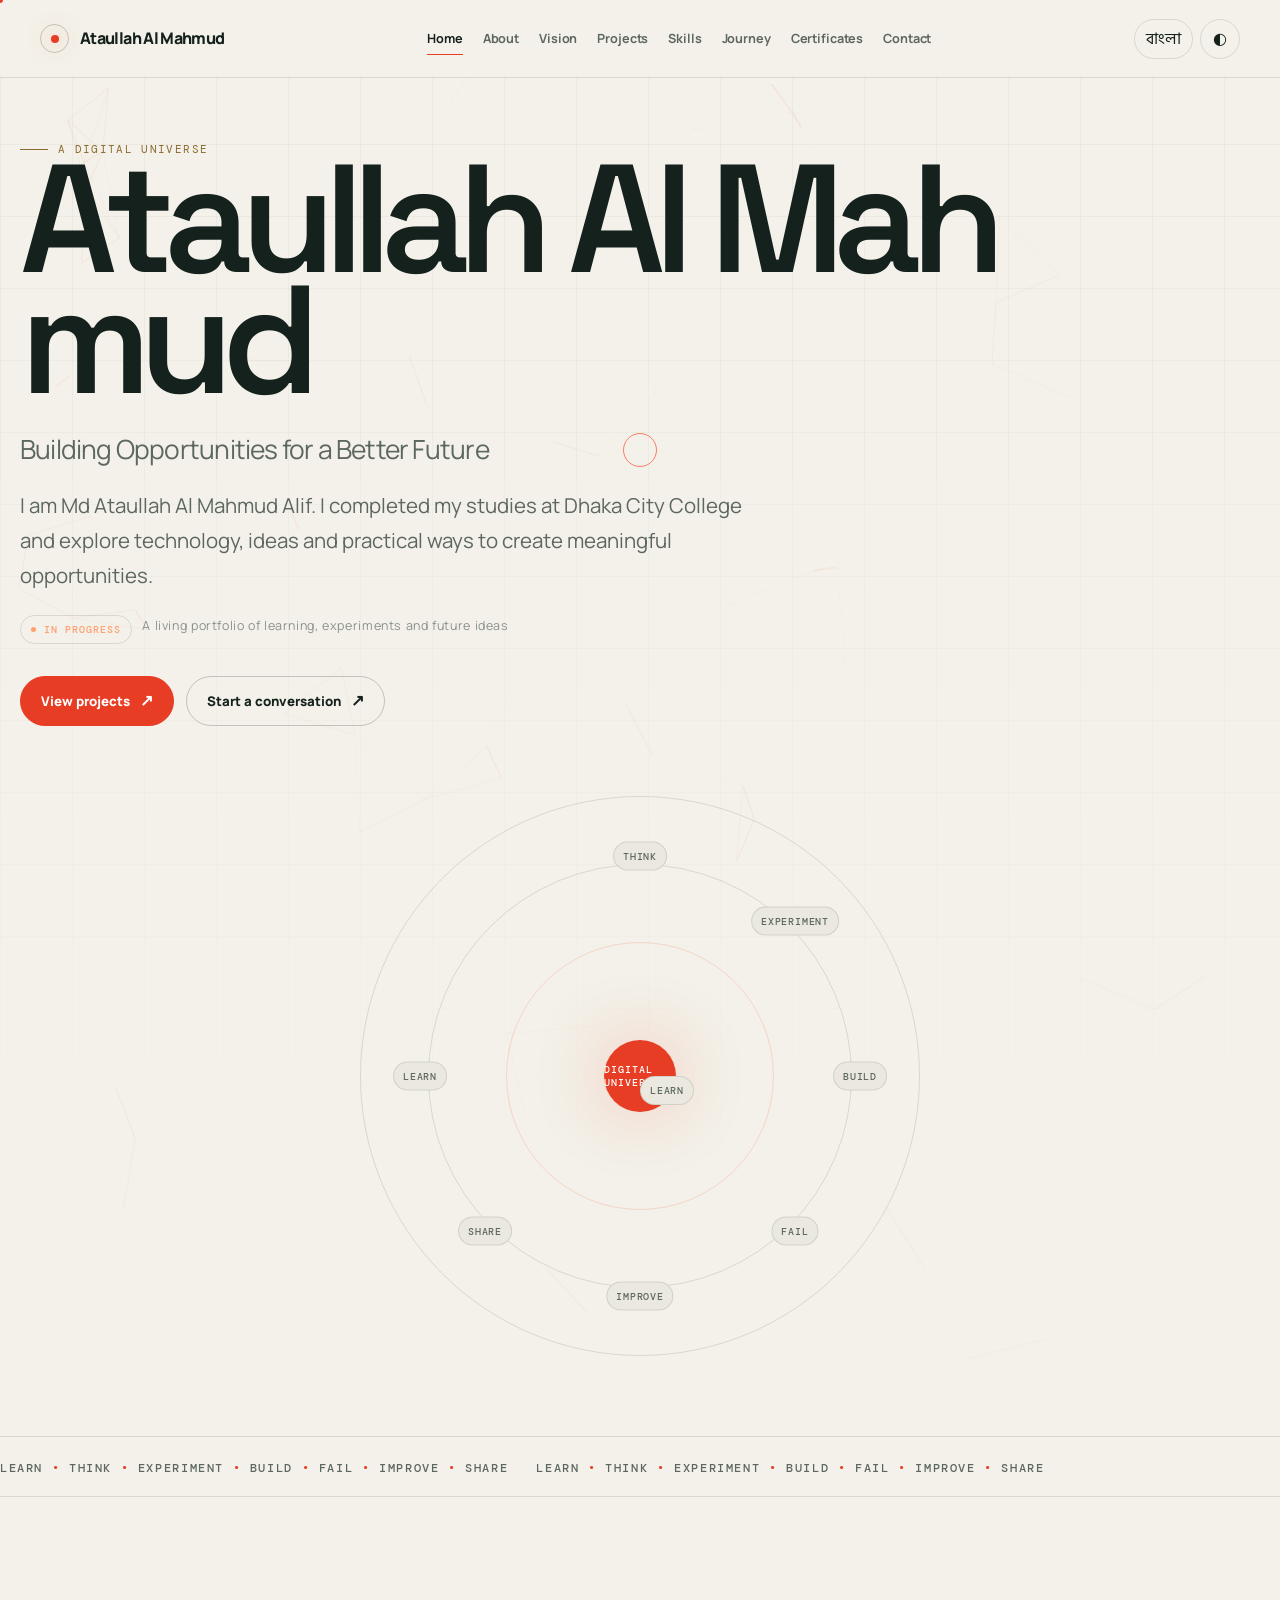
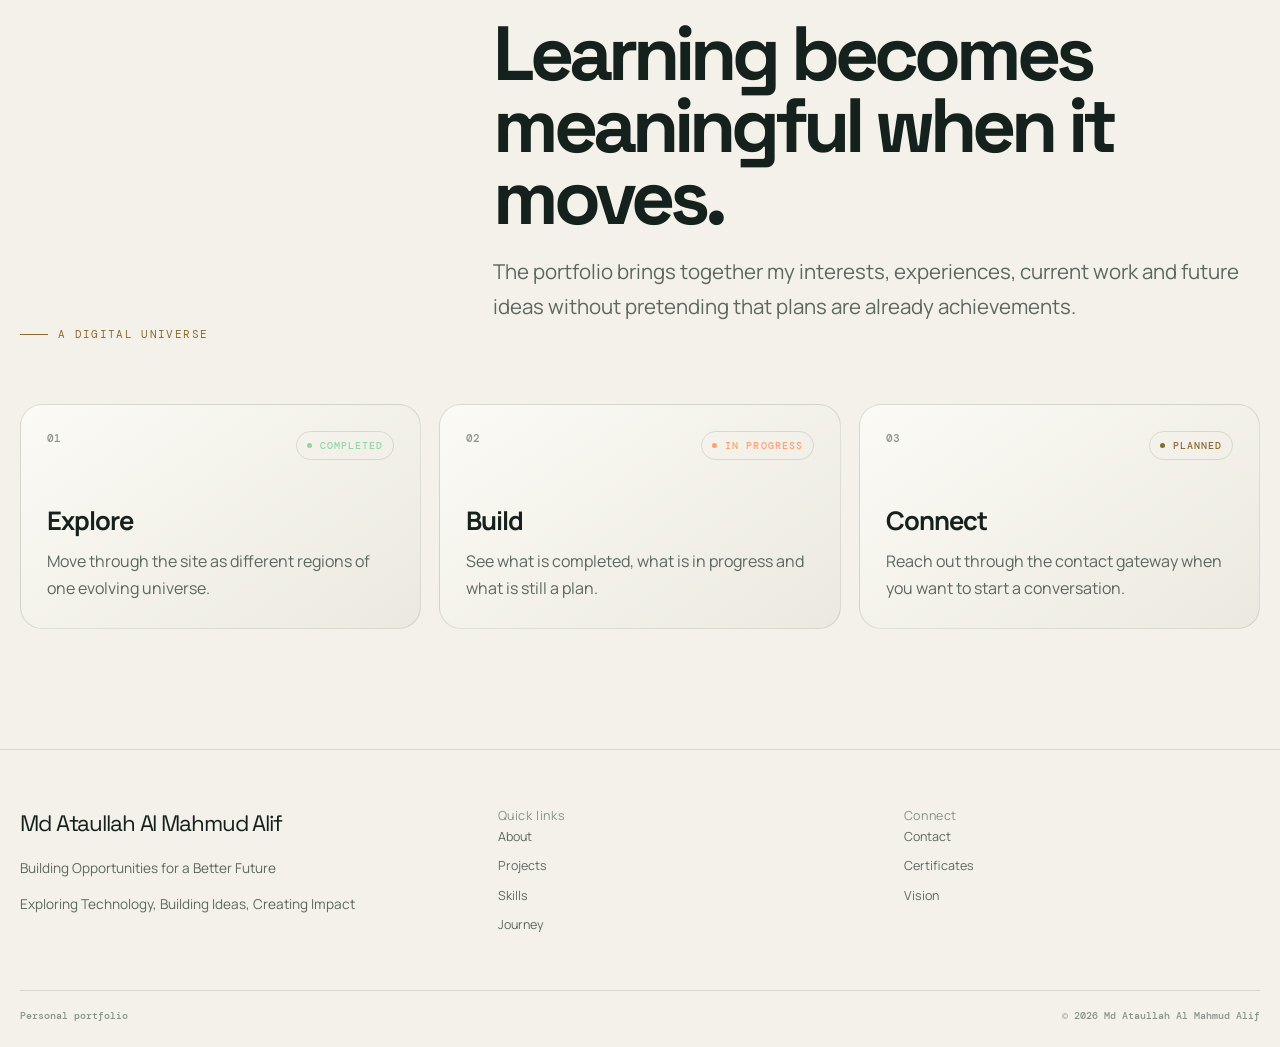
<file: index.html>
<!doctype html>
<html lang="en" data-theme="dark">
<head>
  <meta charset="utf-8">
  <meta name="viewport" content="width=device-width, initial-scale=1">
  <meta name="theme-color" content="#07100d">
  <meta name="description" content="Portfolio of Ataullah Al Mahmud, also known as Alif. Exploring technology, ideas, digital work and future possibilities.">
  <meta property="og:type" content="website">
  <meta property="og:title" content="Ataullah Al Mahmud | Md Ataullah Al Mahmud Alif">
  <meta property="og:description" content="Portfolio of Ataullah Al Mahmud, also known as Alif. Exploring technology, ideas, digital work and future possibilities.">
  <meta property="og:url" content="https://ataullah000.github.io/ataullah-portfolio/">
  <meta property="og:site_name" content="Ataullah Al Mahmud">
  <meta name="twitter:card" content="summary_large_image">
  <link rel="canonical" href="https://ataullah000.github.io/ataullah-portfolio/">
  <link rel="icon" href="favicon.svg" type="image/svg+xml">
  <link rel="stylesheet" href="style.css">
  <script type="application/ld+json">
  {
    "@context":"https://schema.org",
    "@type":"Person",
    "name":"Md Ataullah Al Mahmud Alif",
    "alternateName":["Ataullah Al Mahmud","Alif"],
    "url":"https://ataullah000.github.io/ataullah-portfolio/",
    "description":"Portfolio of Md Ataullah Al Mahmud Alif",
    "sameAs":[
      "https://www.youtube.com/@Al_Mahmud_Alif",
      "https://www.linkedin.com/in/md-ataullah-al-mahmud-alif-36aaa1423",
      "https://x.com/MdAtaullahmsoy"
    ]
  }
  </script>
  <title>Ataullah Al Mahmud | Md Ataullah Al Mahmud Alif</title>
</head>
<body data-page="index">
<a class="skip-link" href="#main-content" data-i18n="common.skip">Skip to content</a>
<div class="cursor-dot" id="cursor-dot" aria-hidden="true"></div>
<div class="cursor-ring" id="cursor-ring" aria-hidden="true"></div>
<header class="site-header">
  <nav class="nav" aria-label="Primary navigation" data-i18n-aria="common.primaryNav">
    <a class="brand" href="index.html" data-page-link aria-label="Ataullah Al Mahmud">
      <span class="brand-mark" aria-hidden="true"></span>
      <span data-i18n="common.siteName">Ataullah Al Mahmud</span>
    </a>
    <div class="nav-links">
      <a href="index.html" data-page-link data-i18n="nav.home">Home</a>
      <a href="about.html" data-page-link data-i18n="nav.about">About</a>
      <a href="vision.html" data-page-link data-i18n="nav.vision">Vision</a>
      <a href="projects.html" data-page-link data-i18n="nav.projects">Projects</a>
      <a href="skills.html" data-page-link data-i18n="nav.skills">Skills</a>
      <a href="journey.html" data-page-link data-i18n="nav.journey">Journey</a>
      <a href="certificates.html" data-page-link data-i18n="nav.certificates">Certificates</a>
      <a href="contact.html" data-page-link data-i18n="nav.contact">Contact</a>
    </div>
    <div class="nav-tools">
      <button class="tool-btn" id="language-toggle" type="button" aria-label="Change language">বাংলা</button>
      <button class="tool-btn" id="theme-toggle" type="button" data-i18n-aria="common.theme" aria-label="Toggle theme">◐</button>
      <button class="menu-btn" id="menu-toggle" type="button" aria-expanded="false" aria-controls="mobile-menu" data-i18n-aria="common.menu">
        <span class="menu-icon" aria-hidden="true"></span>
      </button>
    </div>
  </nav>
</header>
<div class="mobile-menu" id="mobile-menu" aria-label="Mobile navigation" data-i18n-aria="common.mobileNav">
  <div class="mobile-links">
    <a href="index.html" data-page-link data-i18n="nav.home">Home</a>
    <a href="about.html" data-page-link data-i18n="nav.about">About</a>
    <a href="vision.html" data-page-link data-i18n="nav.vision">Vision</a>
    <a href="projects.html" data-page-link data-i18n="nav.projects">Projects</a>
    <a href="skills.html" data-page-link data-i18n="nav.skills">Skills</a>
    <a href="journey.html" data-page-link data-i18n="nav.journey">Journey</a>
    <a href="certificates.html" data-page-link data-i18n="nav.certificates">Certificates</a>
    <a href="contact.html" data-page-link data-i18n="nav.contact">Contact</a>
  </div>
</div>
<main id="main-content">
<section class="hero">
  <canvas class="hero-canvas" id="home-canvas" aria-hidden="true"></canvas>
  <div class="hero-grid" aria-hidden="true"></div>
  <div class="container">
    <div class="hero-content">
      <div class="eyebrow reveal" data-i18n="home.sectionEyebrow">A digital universe</div>
      <h1 class="display hero-title" data-split data-i18n="home.title">Ataullah Al Mahmud</h1>
      <p class="hero-subtitle reveal" data-i18n="home.tagline">Building Opportunities for a Better Future</p>
      <p class="lead reveal" data-i18n="home.intro">I am Md Ataullah Al Mahmud Alif. I completed my studies at Dhaka City College and explore technology, ideas and practical ways to create meaningful opportunities.</p>
      <div class="hero-meta reveal">
        <span class="status progress" data-i18n="common.progress">IN PROGRESS</span>
        <span class="kicker" data-i18n="home.signal">A living portfolio of learning, experiments and future ideas</span>
      </div>
      <div class="btn-row reveal">
        <a class="btn primary magnetic" href="projects.html" data-page-link><span data-i18n="home.projects">View projects</span><span class="arrow">↗</span></a>
        <a class="btn magnetic" href="contact.html" data-page-link><span data-i18n="home.contact">Start a conversation</span><span class="arrow">↗</span></a>
      </div>
    </div>
    <div class="hero-orbit reveal">
      <div class="orbit">
        <div class="orbit-core" data-i18n="home.orbitCenter">DIGITAL UNIVERSE</div>
        <div class="orbit-spin" id="orbit-spin" aria-hidden="true">
          <span class="orbit-item" data-i18n="home.orbitLabel">LEARN</span>
          <span class="orbit-item" data-i18n="home.orbit2">THINK</span>
          <span class="orbit-item" data-i18n="home.orbit3">EXPERIMENT</span>
          <span class="orbit-item" data-i18n="home.orbit4">BUILD</span>
          <span class="orbit-item" data-i18n="home.orbit5">FAIL</span>
          <span class="orbit-item" data-i18n="home.orbit6">IMPROVE</span>
          <span class="orbit-item" data-i18n="home.orbit7">SHARE</span>
          <span class="orbit-item" data-i18n="home.orbitLabel">LEARN</span>
        </div>
      </div>
    </div>
  </div>
</section>

<div class="marquee" aria-hidden="true">
  <div class="marquee-track">
    <span>LEARN <b>•</b> THINK <b>•</b> EXPERIMENT <b>•</b> BUILD <b>•</b> FAIL <b>•</b> IMPROVE <b>•</b> SHARE</span>
    <span>LEARN <b>•</b> THINK <b>•</b> EXPERIMENT <b>•</b> BUILD <b>•</b> FAIL <b>•</b> IMPROVE <b>•</b> SHARE</span>
  </div>
</div>

<section class="section">
  <div class="container">
    <div class="section-head">
      <div class="eyebrow reveal" data-i18n="home.sectionEyebrow">A digital universe</div>
      <div>
        <h2 class="section-title reveal" data-i18n="home.sectionTitle">Learning becomes meaningful when it moves.</h2>
        <p class="lead reveal" data-i18n="home.sectionLead">The portfolio brings together my interests, experiences, current work and future ideas without pretending that plans are already achievements.</p>
      </div>
    </div>
    <div class="grid grid-3">
      <article class="card reveal">
        <div class="card-top"><span class="card-index">01</span><span class="status completed" data-i18n="common.completed">COMPLETED</span></div>
        <h3 data-i18n="home.route1Title">Explore</h3>
        <p data-i18n="home.route1Copy">Move through the site as different regions of one evolving universe.</p>
      </article>
      <article class="card reveal">
        <div class="card-top"><span class="card-index">02</span><span class="status progress" data-i18n="common.progress">IN PROGRESS</span></div>
        <h3 data-i18n="home.route2Title">Build</h3>
        <p data-i18n="home.route2Copy">See what is completed, what is in progress and what is still a plan.</p>
      </article>
      <article class="card reveal">
        <div class="card-top"><span class="card-index">03</span><span class="status planned" data-i18n="common.planned">PLANNED</span></div>
        <h3 data-i18n="home.route3Title">Connect</h3>
        <p data-i18n="home.route3Copy">Reach out through the contact gateway when you want to start a conversation.</p>
      </article>
    </div>
  </div>
</section>
</main>
<footer class="site-footer">
  <div class="container">
    <div class="footer-grid">
      <div>
        <div class="footer-name" data-i18n="footer.name">Md Ataullah Al Mahmud Alif</div>
        <p class="footer-copy" data-i18n="footer.copy">Building Opportunities for a Better Future</p>
        <p class="footer-copy" data-i18n="footer.philosophy">Exploring Technology, Building Ideas, Creating Impact</p>
      </div>
      <div>
        <div class="kicker" data-i18n="footer.quick">Quick links</div>
        <nav class="footer-links" aria-label="Footer navigation">
          <a href="about.html" data-page-link data-i18n="nav.about">About</a>
          <a href="projects.html" data-page-link data-i18n="nav.projects">Projects</a>
          <a href="skills.html" data-page-link data-i18n="nav.skills">Skills</a>
          <a href="journey.html" data-page-link data-i18n="nav.journey">Journey</a>
        </nav>
      </div>
      <div>
        <div class="kicker" data-i18n="footer.connect">Connect</div>
        <nav class="footer-links">
          <a href="contact.html" data-page-link data-i18n="nav.contact">Contact</a>
          <a href="certificates.html" data-page-link data-i18n="nav.certificates">Certificates</a>
          <a href="vision.html" data-page-link data-i18n="nav.vision">Vision</a>
        </nav>
      </div>
    </div>
    <div class="footer-bottom">
      <span data-i18n="footer.rights">Personal portfolio</span>
      <span>© <span id="year"></span> Md Ataullah Al Mahmud Alif</span>
    </div>
  </div>
</footer>
<button class="back-top" id="back-top" type="button" data-i18n-aria="common.backTop" aria-label="Back to top">↑</button>
<script src="main.js" defer></script>
</body>
</html>
</file>
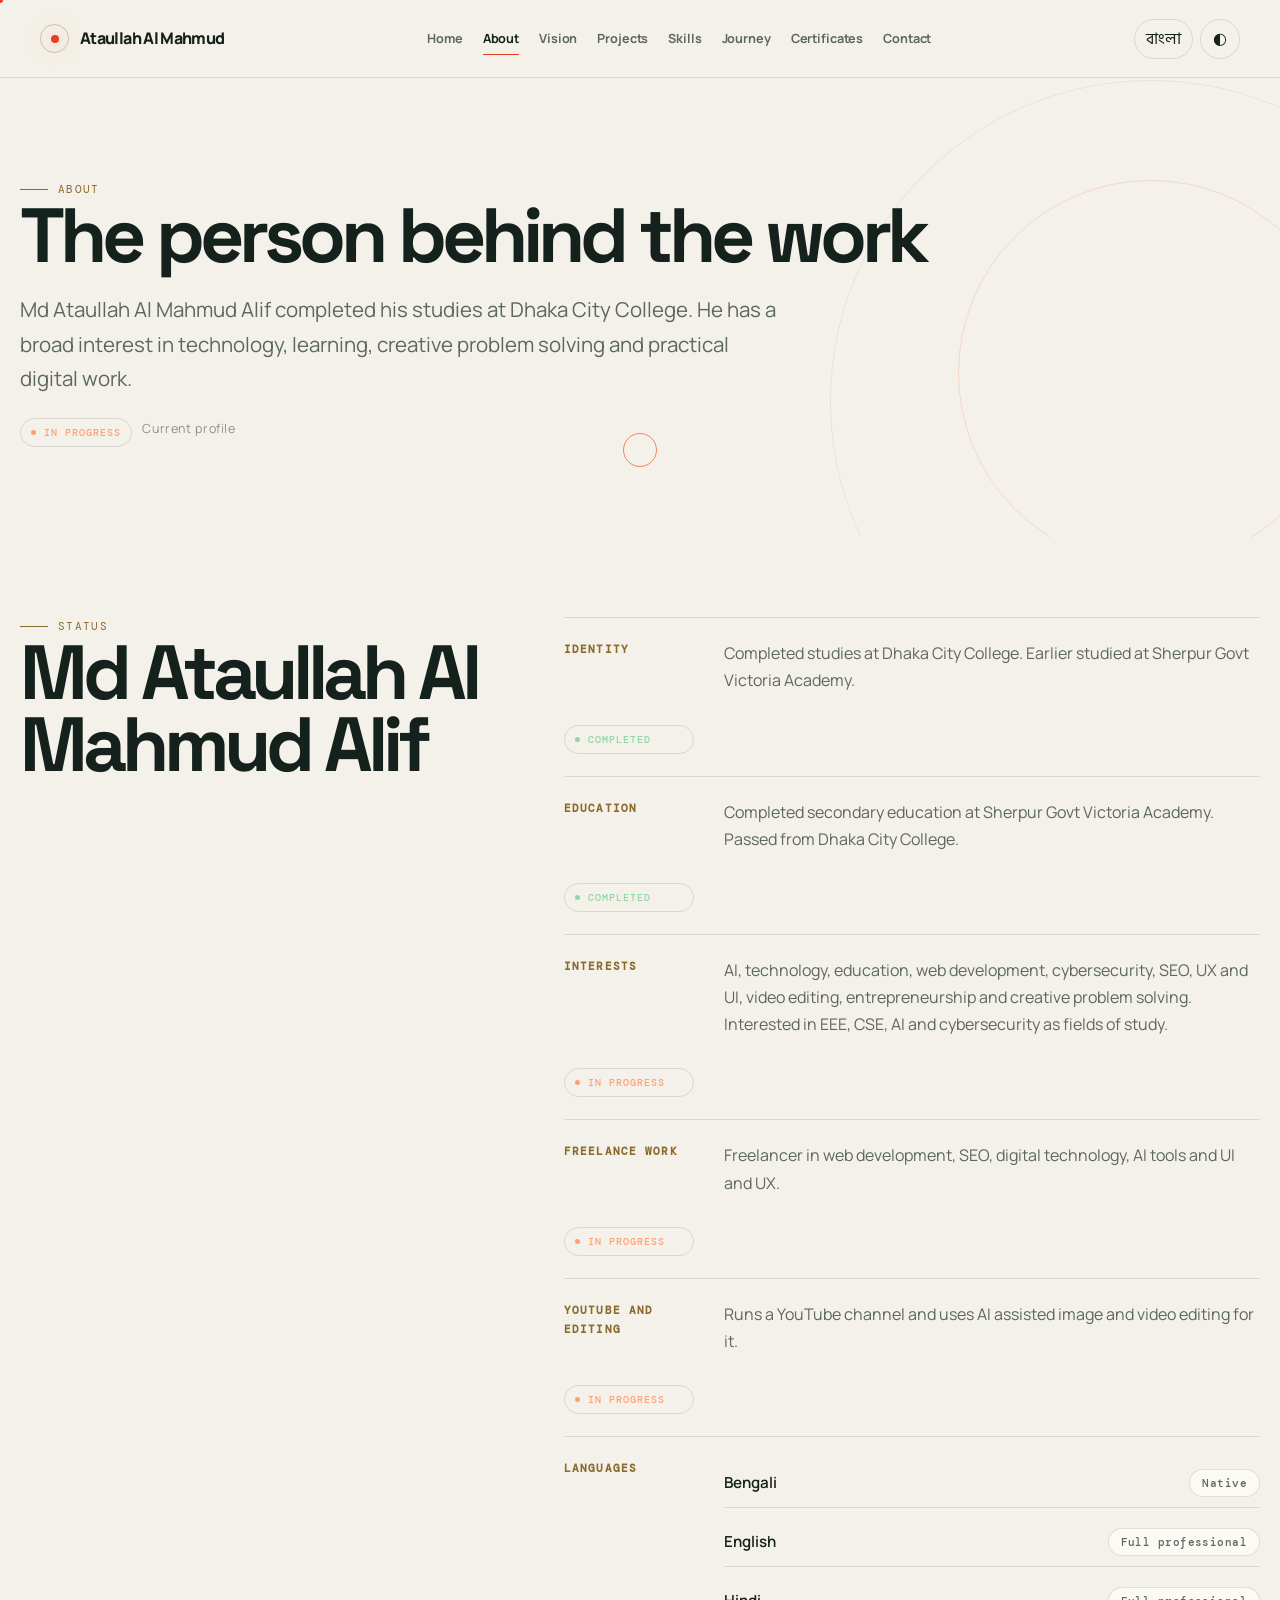
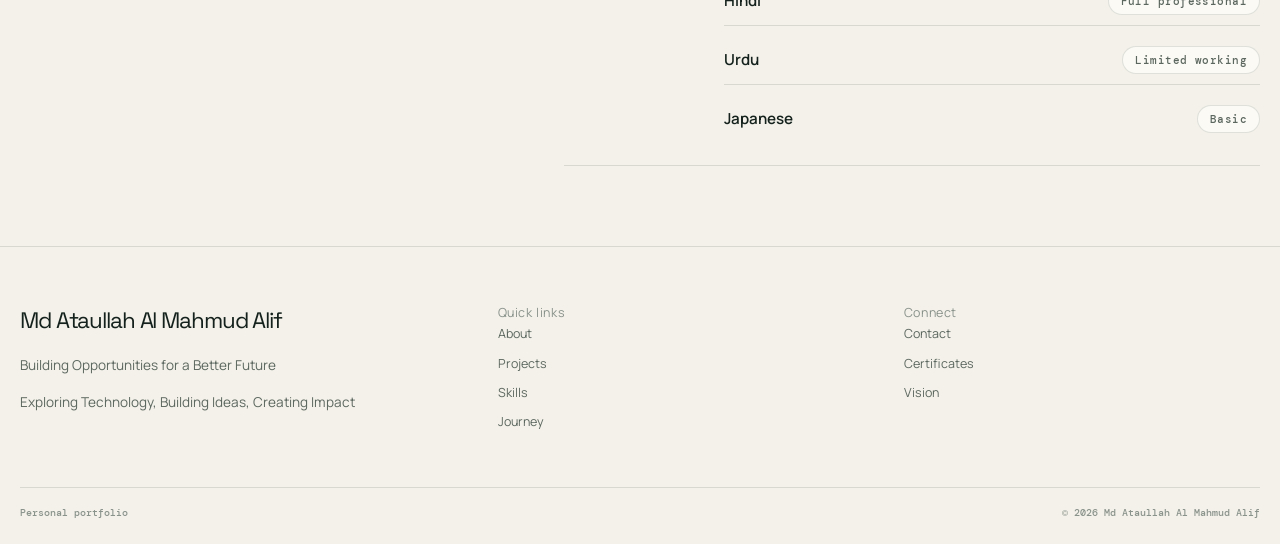
<file: about.html>
<!doctype html>
<html lang="en" data-theme="dark">
<head>
  <meta charset="utf-8">
  <meta name="viewport" content="width=device-width, initial-scale=1">
  <meta name="theme-color" content="#07100d">
  <meta name="description" content="About Md Ataullah Al Mahmud Alif, his interests, digital work, education and languages.">
  <meta property="og:type" content="website">
  <meta property="og:title" content="About | Ataullah Al Mahmud">
  <meta property="og:description" content="About Md Ataullah Al Mahmud Alif, his interests, digital work, education and languages.">
  <meta property="og:url" content="https://ataullah000.github.io/ataullah-portfolio/about.html">
  <meta property="og:site_name" content="Ataullah Al Mahmud">
  <meta name="twitter:card" content="summary_large_image">
  <link rel="canonical" href="https://ataullah000.github.io/ataullah-portfolio/about.html">
  <link rel="icon" href="favicon.svg" type="image/svg+xml">
  <link rel="stylesheet" href="style.css">
  <script type="application/ld+json">
  {
    "@context":"https://schema.org",
    "@type":"Person",
    "name":"Md Ataullah Al Mahmud Alif",
    "alternateName":["Ataullah Al Mahmud","Alif"],
    "url":"https://ataullah000.github.io/ataullah-portfolio/",
    "description":"Portfolio of Md Ataullah Al Mahmud Alif",
    "sameAs":[]
  }
  </script>
  <title>About | Ataullah Al Mahmud</title>
</head>
<body data-page="about">
<a class="skip-link" href="#main-content">Skip to content</a>
<div class="cursor-dot" id="cursor-dot" aria-hidden="true"></div>
<div class="cursor-ring" id="cursor-ring" aria-hidden="true"></div>
<header class="site-header">
  <nav class="nav" aria-label="Primary navigation">
    <a class="brand" href="index.html" data-page-link aria-label="Ataullah Al Mahmud">
      <span class="brand-mark" aria-hidden="true"></span>
      <span data-i18n="common.siteName">Ataullah Al Mahmud</span>
    </a>
    <div class="nav-links">
      <a href="index.html" data-page-link data-i18n="nav.home">Home</a>
      <a href="about.html" data-page-link data-i18n="nav.about">About</a>
      <a href="vision.html" data-page-link data-i18n="nav.vision">Vision</a>
      <a href="projects.html" data-page-link data-i18n="nav.projects">Projects</a>
      <a href="skills.html" data-page-link data-i18n="nav.skills">Skills</a>
      <a href="journey.html" data-page-link data-i18n="nav.journey">Journey</a>
      <a href="certificates.html" data-page-link data-i18n="nav.certificates">Certificates</a>
      <a href="contact.html" data-page-link data-i18n="nav.contact">Contact</a>
    </div>
    <div class="nav-tools">
      <button class="tool-btn" id="language-toggle" type="button" aria-label="Change language">বাংলা</button>
      <button class="tool-btn" id="theme-toggle" type="button" data-i18n-aria="common.theme" aria-label="Toggle theme">◐</button>
      <button class="menu-btn" id="menu-toggle" type="button" aria-expanded="false" aria-controls="mobile-menu" data-i18n-aria="common.menu">
        <span class="menu-icon" aria-hidden="true"></span>
      </button>
    </div>
  </nav>
</header>
<div class="mobile-menu" id="mobile-menu" aria-label="Mobile navigation">
  <div class="mobile-links">
    <a href="index.html" data-page-link data-i18n="nav.home">Home</a>
    <a href="about.html" data-page-link data-i18n="nav.about">About</a>
    <a href="vision.html" data-page-link data-i18n="nav.vision">Vision</a>
    <a href="projects.html" data-page-link data-i18n="nav.projects">Projects</a>
    <a href="skills.html" data-page-link data-i18n="nav.skills">Skills</a>
    <a href="journey.html" data-page-link data-i18n="nav.journey">Journey</a>
    <a href="certificates.html" data-page-link data-i18n="nav.certificates">Certificates</a>
    <a href="contact.html" data-page-link data-i18n="nav.contact">Contact</a>
  </div>
</div>
<main id="main-content">
<section class="page-hero">
  <div class="container">
    <div class="eyebrow reveal" data-i18n="about.eyebrow">About</div>
    <h1 class="section-title reveal" data-split data-i18n="about.title">The person behind the work</h1>
    <p class="lead reveal" data-i18n="about.lead">Md Ataullah Al Mahmud Alif completed his studies at Dhaka City College. He has a broad interest in technology, learning, creative problem solving and practical digital work.</p>
    <div class="hero-meta reveal"><span class="status progress" data-i18n="common.progress">IN PROGRESS</span><span class="kicker" data-i18n="about.statusLabel">Current profile</span></div>
  </div>
</section>
<section class="section-sm">
  <div class="container">
    <div class="split-layout">
      <div>
        <div class="eyebrow reveal" data-i18n="common.status">Status</div>
        <h2 class="section-title reveal" data-i18n="common.legalName">Md Ataullah Al Mahmud Alif</h2>
      </div>
      <div class="rule-list">
        <article class="rule-item reveal"><strong data-i18n="about.identityTitle">Identity</strong><p data-i18n="about.identityCopy">Completed studies at Dhaka City College. Earlier studied at Sherpur Govt Victoria Academy.</p><span class="status completed" data-i18n="common.completed">COMPLETED</span></article>
        <article class="rule-item reveal"><strong data-i18n="about.educationTitle">Education</strong><p data-i18n="about.educationCopy">Completed secondary education at Sherpur Govt Victoria Academy. Passed from Dhaka City College.</p><span class="status completed" data-i18n="common.completed">COMPLETED</span></article>
        <article class="rule-item reveal"><strong data-i18n="about.interestsTitle">Interests</strong><p data-i18n="about.interestsCopy">AI, technology, education, web development, cybersecurity, SEO, UX and UI, video editing, entrepreneurship and creative problem solving. Interested in EEE, CSE, AI and cybersecurity as fields of study.</p><span class="status progress" data-i18n="common.progress">IN PROGRESS</span></article>
        <article class="rule-item reveal"><strong data-i18n="about.workTitle">Freelance work</strong><p data-i18n="about.workCopy">Freelancer in web development, SEO, digital technology, AI tools and UI and UX.</p><span class="status progress" data-i18n="common.progress">IN PROGRESS</span></article>
        <article class="rule-item reveal"><strong data-i18n="about.mediaTitle">YouTube and editing</strong><p data-i18n="about.mediaCopy">Runs a YouTube channel and uses AI assisted image and video editing for it.</p><span class="status progress" data-i18n="common.progress">IN PROGRESS</span></article>
        <article class="rule-item reveal lang-block">
          <strong data-i18n="about.languagesTitle">Languages</strong>
          <div class="lang-list">
            <div class="lang-row"><span class="lang-name" data-i18n="about.langBn">Bengali</span><span class="lang-level" data-i18n="about.langBnLevel">Native</span></div>
            <div class="lang-row"><span class="lang-name" data-i18n="about.langEn">English</span><span class="lang-level" data-i18n="about.langEnLevel">Full professional</span></div>
            <div class="lang-row"><span class="lang-name" data-i18n="about.langHi">Hindi</span><span class="lang-level" data-i18n="about.langHiLevel">Full professional</span></div>
            <div class="lang-row"><span class="lang-name" data-i18n="about.langUr">Urdu</span><span class="lang-level" data-i18n="about.langUrLevel">Limited working</span></div>
            <div class="lang-row"><span class="lang-name" data-i18n="about.langJa">Japanese</span><span class="lang-level" data-i18n="about.langJaLevel">Basic</span></div>
          </div>
        </article>
      </div>
    </div>
  </div>
</section>
</main>
<footer class="site-footer">
  <div class="container">
    <div class="footer-grid">
      <div>
        <div class="footer-name" data-i18n="footer.name">Md Ataullah Al Mahmud Alif</div>
        <p class="footer-copy" data-i18n="footer.copy">Building Opportunities for a Better Future</p>
        <p class="footer-copy" data-i18n="footer.philosophy">Exploring Technology, Building Ideas, Creating Impact</p>
      </div>
      <div>
        <div class="kicker" data-i18n="footer.quick">Quick links</div>
        <nav class="footer-links" aria-label="Footer navigation">
          <a href="about.html" data-page-link data-i18n="nav.about">About</a>
          <a href="projects.html" data-page-link data-i18n="nav.projects">Projects</a>
          <a href="skills.html" data-page-link data-i18n="nav.skills">Skills</a>
          <a href="journey.html" data-page-link data-i18n="nav.journey">Journey</a>
        </nav>
      </div>
      <div>
        <div class="kicker" data-i18n="footer.connect">Connect</div>
        <nav class="footer-links">
          <a href="contact.html" data-page-link data-i18n="nav.contact">Contact</a>
          <a href="certificates.html" data-page-link data-i18n="nav.certificates">Certificates</a>
          <a href="vision.html" data-page-link data-i18n="nav.vision">Vision</a>
        </nav>
      </div>
    </div>
    <div class="footer-bottom">
      <span data-i18n="footer.rights">Personal portfolio</span>
      <span>© <span id="year"></span> Md Ataullah Al Mahmud Alif</span>
    </div>
  </div>
</footer>
<button class="back-top" id="back-top" type="button" data-i18n-aria="common.backTop" aria-label="Back to top">↑</button>
<script src="main.js" defer></script>
</body>
</html>
</file>
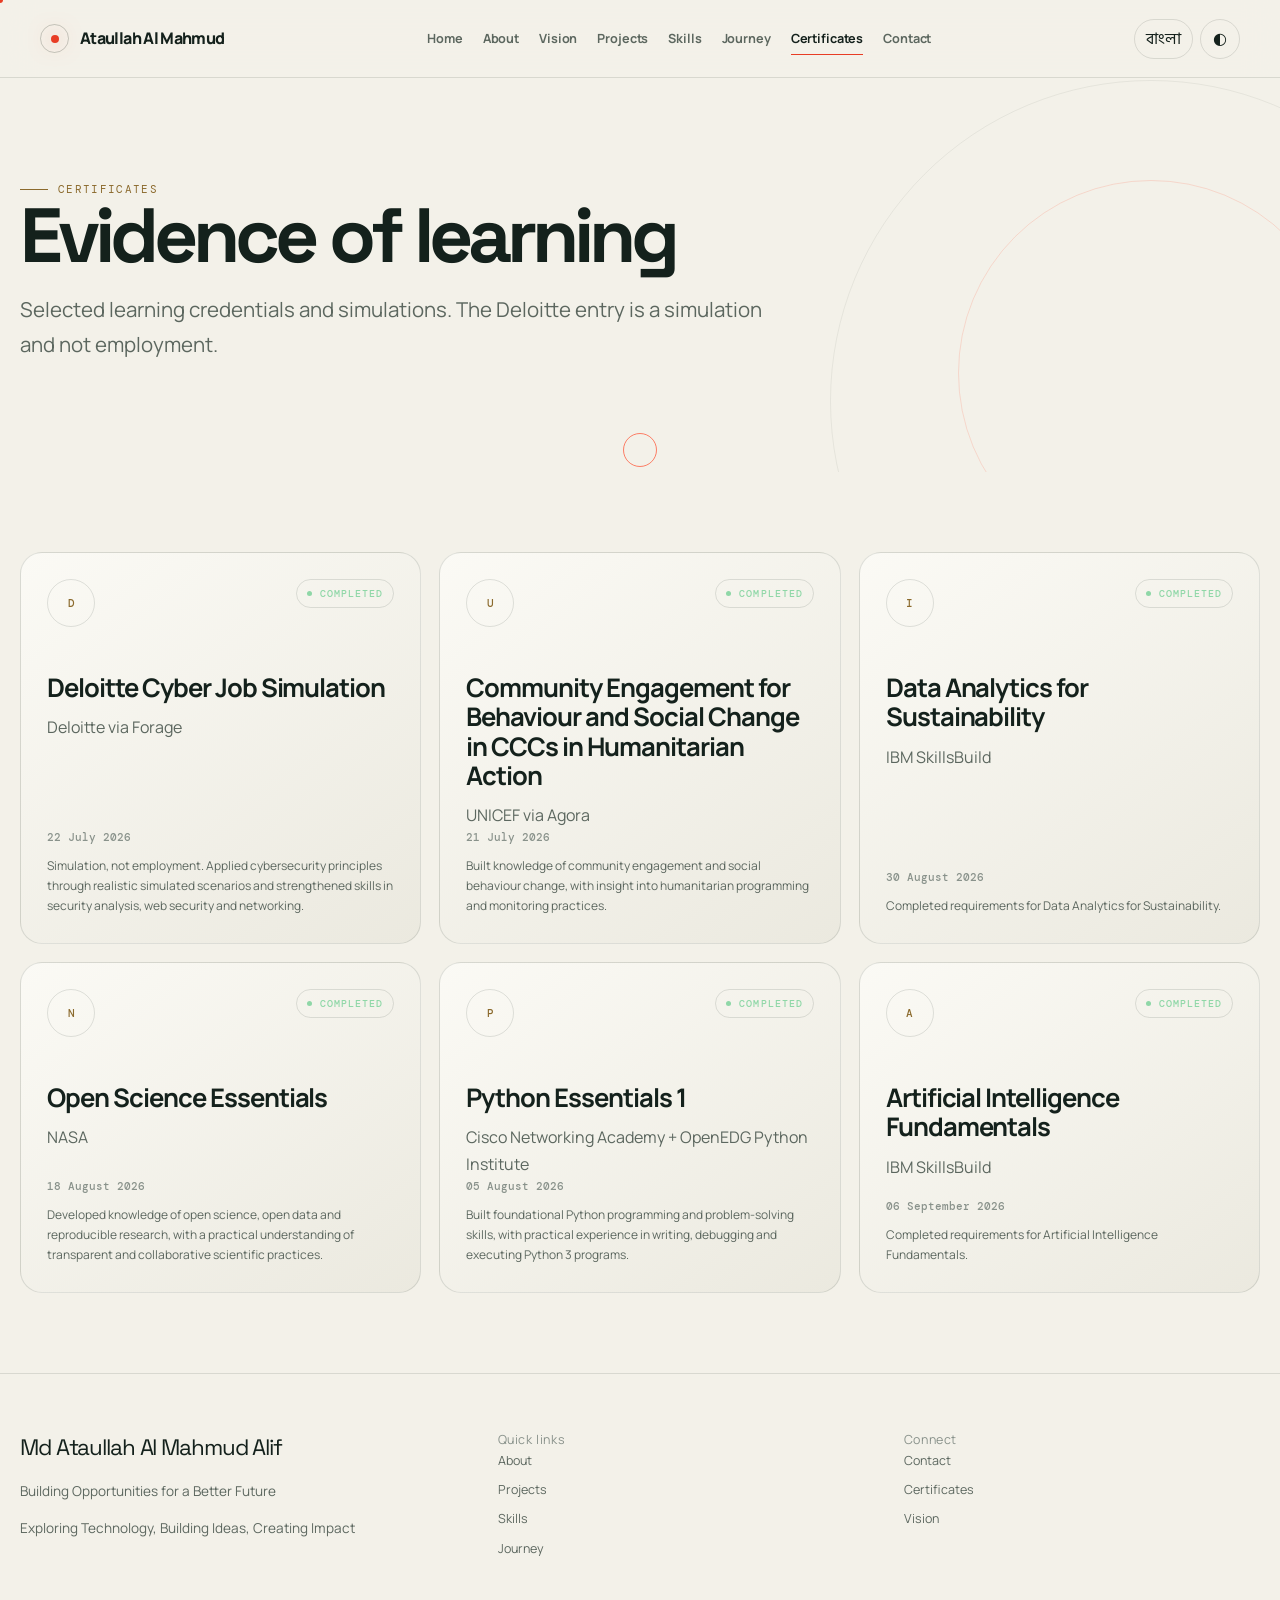
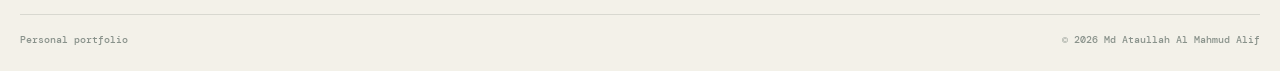
<file: certificates.html>
<!doctype html>
<html lang="en" data-theme="dark">
<head>
  <meta charset="utf-8">
  <meta name="viewport" content="width=device-width, initial-scale=1">
  <meta name="theme-color" content="#07100d">
  <meta name="description" content="Learning credentials and simulations completed by Md Ataullah Al Mahmud Alif.">
  <meta property="og:type" content="website">
  <meta property="og:title" content="Certificates | Ataullah Al Mahmud">
  <meta property="og:description" content="Learning credentials and simulations completed by Md Ataullah Al Mahmud Alif.">
  <meta property="og:url" content="https://ataullah000.github.io/ataullah-portfolio/certificates.html">
  <meta property="og:site_name" content="Ataullah Al Mahmud">
  <meta name="twitter:card" content="summary_large_image">
  <link rel="canonical" href="https://ataullah000.github.io/ataullah-portfolio/certificates.html">
  <link rel="icon" href="favicon.svg" type="image/svg+xml">
  <link rel="stylesheet" href="style.css">
  <script type="application/ld+json">
  {
    "@context":"https://schema.org",
    "@type":"Person",
    "name":"Md Ataullah Al Mahmud Alif",
    "alternateName":["Ataullah Al Mahmud","Alif"],
    "url":"https://ataullah000.github.io/ataullah-portfolio/",
    "description":"Portfolio of Md Ataullah Al Mahmud Alif",
    "sameAs":[]
  }
  </script>
  <title>Certificates | Ataullah Al Mahmud</title>
</head>
<body data-page="certificates">
<a class="skip-link" href="#main-content">Skip to content</a>
<div class="cursor-dot" id="cursor-dot" aria-hidden="true"></div>
<div class="cursor-ring" id="cursor-ring" aria-hidden="true"></div>
<header class="site-header">
  <nav class="nav" aria-label="Primary navigation">
    <a class="brand" href="index.html" data-page-link aria-label="Ataullah Al Mahmud">
      <span class="brand-mark" aria-hidden="true"></span>
      <span data-i18n="common.siteName">Ataullah Al Mahmud</span>
    </a>
    <div class="nav-links">
      <a href="index.html" data-page-link data-i18n="nav.home">Home</a>
      <a href="about.html" data-page-link data-i18n="nav.about">About</a>
      <a href="vision.html" data-page-link data-i18n="nav.vision">Vision</a>
      <a href="projects.html" data-page-link data-i18n="nav.projects">Projects</a>
      <a href="skills.html" data-page-link data-i18n="nav.skills">Skills</a>
      <a href="journey.html" data-page-link data-i18n="nav.journey">Journey</a>
      <a href="certificates.html" data-page-link data-i18n="nav.certificates">Certificates</a>
      <a href="contact.html" data-page-link data-i18n="nav.contact">Contact</a>
    </div>
    <div class="nav-tools">
      <button class="tool-btn" id="language-toggle" type="button" aria-label="Change language">বাংলা</button>
      <button class="tool-btn" id="theme-toggle" type="button" data-i18n-aria="common.theme" aria-label="Toggle theme">◐</button>
      <button class="menu-btn" id="menu-toggle" type="button" aria-expanded="false" aria-controls="mobile-menu" data-i18n-aria="common.menu">
        <span class="menu-icon" aria-hidden="true"></span>
      </button>
    </div>
  </nav>
</header>
<div class="mobile-menu" id="mobile-menu" aria-label="Mobile navigation">
  <div class="mobile-links">
    <a href="index.html" data-page-link data-i18n="nav.home">Home</a>
    <a href="about.html" data-page-link data-i18n="nav.about">About</a>
    <a href="vision.html" data-page-link data-i18n="nav.vision">Vision</a>
    <a href="projects.html" data-page-link data-i18n="nav.projects">Projects</a>
    <a href="skills.html" data-page-link data-i18n="nav.skills">Skills</a>
    <a href="journey.html" data-page-link data-i18n="nav.journey">Journey</a>
    <a href="certificates.html" data-page-link data-i18n="nav.certificates">Certificates</a>
    <a href="contact.html" data-page-link data-i18n="nav.contact">Contact</a>
  </div>
</div>
<main id="main-content">
<section class="page-hero">
  <div class="container">
    <div class="eyebrow reveal" data-i18n="certificates.eyebrow">Certificates</div>
    <h1 class="section-title reveal" data-split data-i18n="certificates.title">Evidence of learning</h1>
    <p class="lead reveal" data-i18n="certificates.lead">Selected learning credentials and simulations. The Deloitte entry is a simulation and not employment.</p>
  </div>
</section>
<section class="section-sm">
  <div class="container grid grid-3">
    <article class="card cert-card reveal">
      <div>
        <div class="card-top"><div class="cert-mark">D</div><span class="status completed" data-i18n="common.completed">COMPLETED</span></div>
        <h3 data-i18n="certificates.deloitteTitle">Deloitte Cyber Job Simulation</h3>
        <p data-i18n="certificates.deloitteIssuer">Deloitte via Forage</p>
      </div>
      <div>
        <div class="cert-date" data-i18n="certificates.deloitteDate">22 July 2026</div>
        <div class="cert-note" data-i18n="certificates.deloitteNote">Simulation, not employment. Applied cybersecurity principles through realistic simulated scenarios and strengthened skills in security analysis, web security and networking.</div>
      </div>
    </article>
    <article class="card cert-card reveal">
      <div>
        <div class="card-top"><div class="cert-mark">U</div><span class="status completed" data-i18n="common.completed">COMPLETED</span></div>
        <h3 data-i18n="certificates.unicefTitle">Community Engagement for Behaviour and Social Change in CCCs in Humanitarian Action</h3>
        <p data-i18n="certificates.unicefIssuer">UNICEF via Agora</p>
      </div>
      <div>
        <div class="cert-date" data-i18n="certificates.unicefDate">21 July 2026</div>
        <div class="cert-note" data-i18n="certificates.unicefNote">Built knowledge of community engagement and social behaviour change, with insight into humanitarian programming and monitoring practices.</div>
      </div>
    </article>
    <article class="card cert-card reveal">
      <div>
        <div class="card-top"><div class="cert-mark">I</div><span class="status completed" data-i18n="common.completed">COMPLETED</span></div>
        <h3 data-i18n="certificates.ibmTitle">Data Analytics for Sustainability</h3>
        <p data-i18n="certificates.ibmIssuer">IBM SkillsBuild</p>
      </div>
      <div>
        <div class="cert-date" data-i18n="certificates.ibmDate">30 August 2026</div>
        <div class="cert-note" data-i18n="certificates.ibmNote">Completed requirements for Data Analytics for Sustainability.</div>
      </div>
    </article>
    <article class="card cert-card reveal">
      <div>
        <div class="card-top"><div class="cert-mark">N</div><span class="status completed" data-i18n="common.completed">COMPLETED</span></div>
        <h3 data-i18n="certificates.nasaTitle">Open Science Essentials</h3>
        <p data-i18n="certificates.nasaIssuer">NASA</p>
      </div>
      <div>
        <div class="cert-date" data-i18n="certificates.nasaDate">18 August 2026</div>
        <div class="cert-note" data-i18n="certificates.nasaNote">Developed knowledge of open science, open data and reproducible research, with a practical understanding of transparent and collaborative scientific practices.</div>
      </div>
    </article>
    <article class="card cert-card reveal">
      <div>
        <div class="card-top"><div class="cert-mark">P</div><span class="status completed" data-i18n="common.completed">COMPLETED</span></div>
        <h3 data-i18n="certificates.pythonTitle">Python Essentials 1</h3>
        <p data-i18n="certificates.pythonIssuer">Cisco Networking Academy + OpenEDG Python Institute</p>
      </div>
      <div>
        <div class="cert-date" data-i18n="certificates.pythonDate">05 August 2026</div>
        <div class="cert-note" data-i18n="certificates.pythonNote">Built foundational Python programming and problem-solving skills, with practical experience in writing, debugging and executing Python 3 programs.</div>
      </div>
    </article>
    <article class="card cert-card reveal">
      <div>
        <div class="card-top"><div class="cert-mark">A</div><span class="status completed" data-i18n="common.completed">COMPLETED</span></div>
        <h3 data-i18n="certificates.aiTitle">Artificial Intelligence Fundamentals</h3>
        <p data-i18n="certificates.aiIssuer">IBM SkillsBuild</p>
      </div>
      <div>
        <div class="cert-date" data-i18n="certificates.aiDate">06 September 2026</div>
        <div class="cert-note" data-i18n="certificates.aiNote">Completed requirements for Artificial Intelligence Fundamentals.</div>
      </div>
    </article>
  </div>
</section>
</main>
<footer class="site-footer">
  <div class="container">
    <div class="footer-grid">
      <div>
        <div class="footer-name" data-i18n="footer.name">Md Ataullah Al Mahmud Alif</div>
        <p class="footer-copy" data-i18n="footer.copy">Building Opportunities for a Better Future</p>
        <p class="footer-copy" data-i18n="footer.philosophy">Exploring Technology, Building Ideas, Creating Impact</p>
      </div>
      <div>
        <div class="kicker" data-i18n="footer.quick">Quick links</div>
        <nav class="footer-links" aria-label="Footer navigation">
          <a href="about.html" data-page-link data-i18n="nav.about">About</a>
          <a href="projects.html" data-page-link data-i18n="nav.projects">Projects</a>
          <a href="skills.html" data-page-link data-i18n="nav.skills">Skills</a>
          <a href="journey.html" data-page-link data-i18n="nav.journey">Journey</a>
        </nav>
      </div>
      <div>
        <div class="kicker" data-i18n="footer.connect">Connect</div>
        <nav class="footer-links">
          <a href="contact.html" data-page-link data-i18n="nav.contact">Contact</a>
          <a href="certificates.html" data-page-link data-i18n="nav.certificates">Certificates</a>
          <a href="vision.html" data-page-link data-i18n="nav.vision">Vision</a>
        </nav>
      </div>
    </div>
    <div class="footer-bottom">
      <span data-i18n="footer.rights">Personal portfolio</span>
      <span>© <span id="year"></span> Md Ataullah Al Mahmud Alif</span>
    </div>
  </div>
</footer>
<button class="back-top" id="back-top" type="button" data-i18n-aria="common.backTop" aria-label="Back to top">↑</button>
<script src="main.js" defer></script>
</body>
</html>
</file>
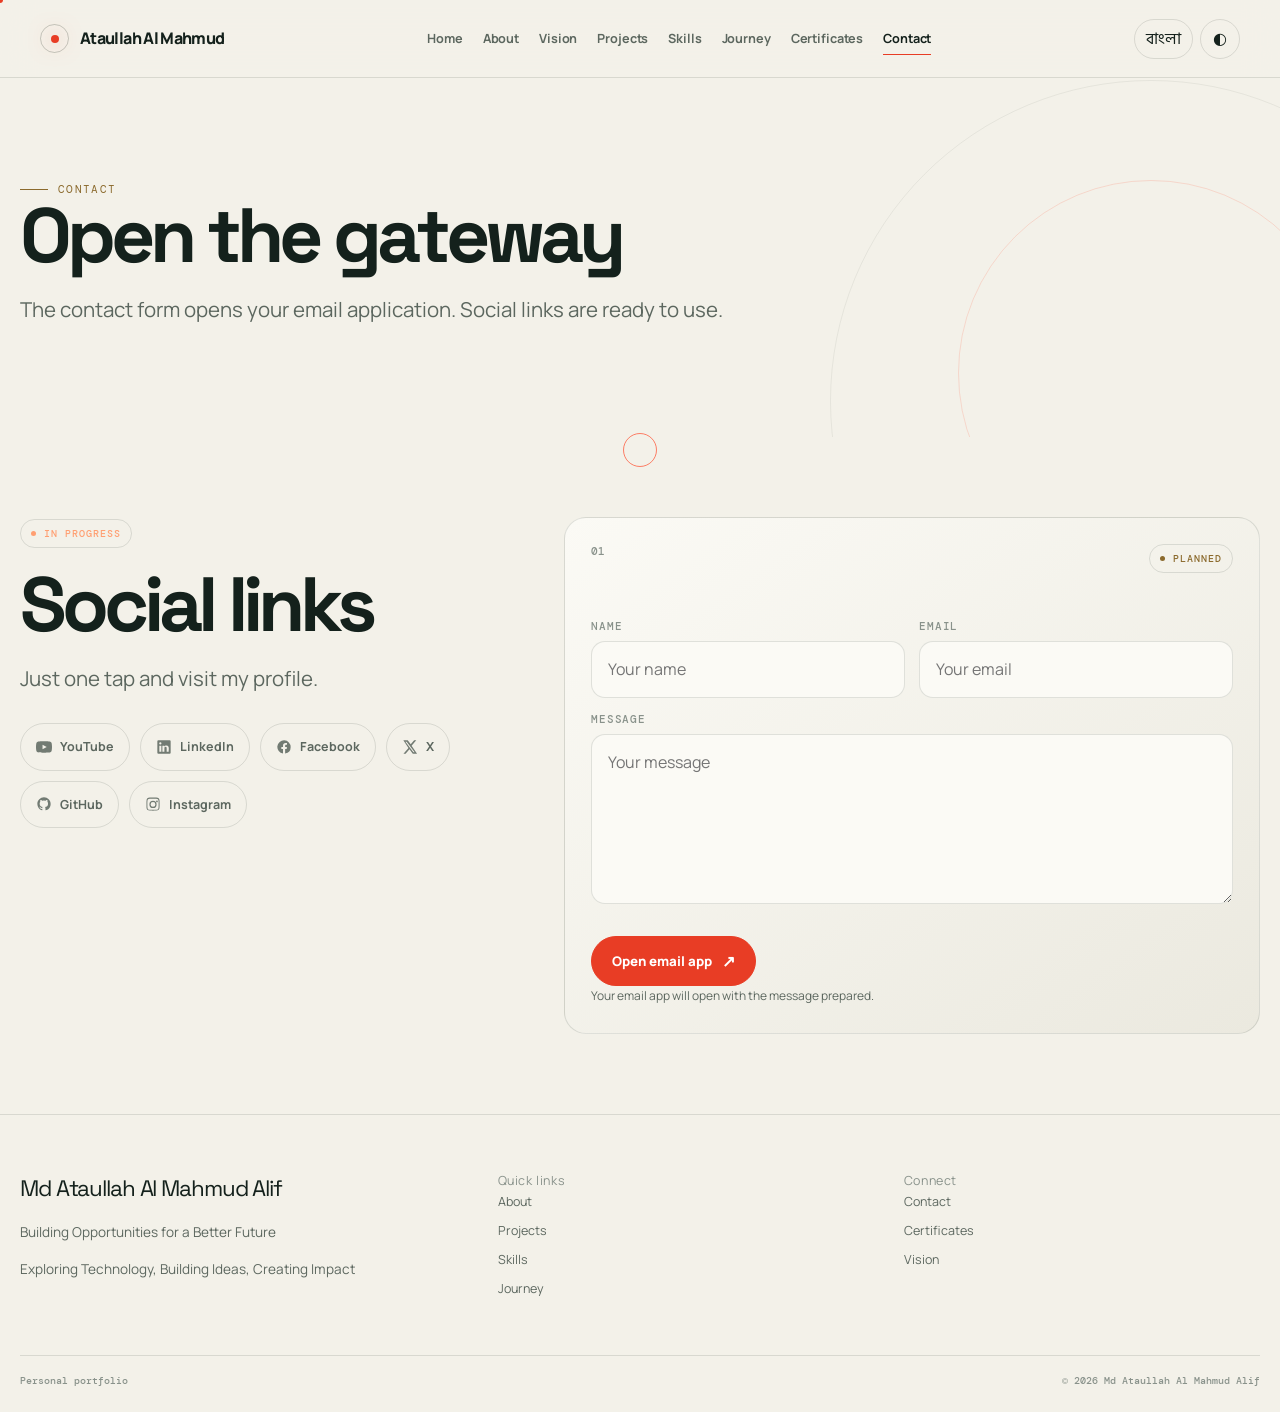
<file: contact.html>
<!doctype html>
<html lang="en" data-theme="dark">
<head>
  <meta charset="utf-8">
  <meta name="viewport" content="width=device-width, initial-scale=1">
  <meta name="theme-color" content="#07100d">
  <meta name="description" content="Contact Md Ataullah Al Mahmud Alif through email and social links.">
  <meta property="og:type" content="website">
  <meta property="og:title" content="Contact | Ataullah Al Mahmud">
  <meta property="og:description" content="Contact Md Ataullah Al Mahmud Alif through email and social links.">
  <meta property="og:url" content="https://ataullah000.github.io/ataullah-portfolio/contact.html">
  <meta property="og:site_name" content="Ataullah Al Mahmud">
  <meta name="twitter:card" content="summary_large_image">
  <link rel="canonical" href="https://ataullah000.github.io/ataullah-portfolio/contact.html">
  <link rel="icon" href="favicon.svg" type="image/svg+xml">
  <link rel="stylesheet" href="style.css">
  <script type="application/ld+json">
  {
    "@context":"https://schema.org",
    "@type":"Person",
    "name":"Md Ataullah Al Mahmud Alif",
    "alternateName":["Ataullah Al Mahmud","Alif"],
    "url":"https://ataullah000.github.io/ataullah-portfolio/",
    "description":"Portfolio of Md Ataullah Al Mahmud Alif",
    "sameAs":[
      "https://www.youtube.com/@Al_Mahmud_Alif",
      "https://www.linkedin.com/in/md-ataullah-al-mahmud-alif-36aaa1423",
      "https://x.com/MdAtaullahmsoy"
    ]
  }
  </script>
  <title>Contact | Ataullah Al Mahmud</title>
</head>
<body data-page="contact">
<a class="skip-link" href="#main-content">Skip to content</a>
<div class="cursor-dot" id="cursor-dot" aria-hidden="true"></div>
<div class="cursor-ring" id="cursor-ring" aria-hidden="true"></div>
<header class="site-header">
  <nav class="nav" aria-label="Primary navigation">
    <a class="brand" href="index.html" data-page-link aria-label="Ataullah Al Mahmud">
      <span class="brand-mark" aria-hidden="true"></span>
      <span data-i18n="common.siteName">Ataullah Al Mahmud</span>
    </a>
    <div class="nav-links">
      <a href="index.html" data-page-link data-i18n="nav.home">Home</a>
      <a href="about.html" data-page-link data-i18n="nav.about">About</a>
      <a href="vision.html" data-page-link data-i18n="nav.vision">Vision</a>
      <a href="projects.html" data-page-link data-i18n="nav.projects">Projects</a>
      <a href="skills.html" data-page-link data-i18n="nav.skills">Skills</a>
      <a href="journey.html" data-page-link data-i18n="nav.journey">Journey</a>
      <a href="certificates.html" data-page-link data-i18n="nav.certificates">Certificates</a>
      <a href="contact.html" data-page-link data-i18n="nav.contact">Contact</a>
    </div>
    <div class="nav-tools">
      <button class="tool-btn" id="language-toggle" type="button" aria-label="Change language">বাংলা</button>
      <button class="tool-btn" id="theme-toggle" type="button" data-i18n-aria="common.theme" aria-label="Toggle theme">◐</button>
      <button class="menu-btn" id="menu-toggle" type="button" aria-expanded="false" aria-controls="mobile-menu" data-i18n-aria="common.menu">
        <span class="menu-icon" aria-hidden="true"></span>
      </button>
    </div>
  </nav>
</header>
<div class="mobile-menu" id="mobile-menu" aria-label="Mobile navigation">
  <div class="mobile-links">
    <a href="index.html" data-page-link data-i18n="nav.home">Home</a>
    <a href="about.html" data-page-link data-i18n="nav.about">About</a>
    <a href="vision.html" data-page-link data-i18n="nav.vision">Vision</a>
    <a href="projects.html" data-page-link data-i18n="nav.projects">Projects</a>
    <a href="skills.html" data-page-link data-i18n="nav.skills">Skills</a>
    <a href="journey.html" data-page-link data-i18n="nav.journey">Journey</a>
    <a href="certificates.html" data-page-link data-i18n="nav.certificates">Certificates</a>
    <a href="contact.html" data-page-link data-i18n="nav.contact">Contact</a>
  </div>
</div>
<main id="main-content">
<section class="page-hero">
  <div class="container">
    <div class="eyebrow reveal" data-i18n="contact.eyebrow">Contact</div>
    <h1 class="section-title reveal" data-split data-i18n="contact.title">Open the gateway</h1>
    <p class="lead reveal" data-i18n="contact.lead">The contact form opens your email application. Social links are ready to use.</p>
  </div>
</section>
<section class="section-sm">
  <div class="container split-layout">
    <div class="reveal">
      <span class="status progress" data-i18n="common.progress">IN PROGRESS</span>
      <h2 class="section-title" style="margin-top:20px" data-i18n="contact.socialTitle">Social links</h2>
      <p class="lead" data-i18n="contact.socialInvite">Just one tap and visit my profile.</p>
      <div class="socials" style="margin-top:28px">
        <a class="social-link" data-social="youtube" href="https://www.youtube.com/@Al_Mahmud_Alif" target="_blank" rel="noopener noreferrer">
          <svg viewBox="0 0 24 24" fill="currentColor" aria-hidden="true"><path d="M23.5 6.2a3 3 0 0 0-2.1-2.1C19.5 3.5 12 3.5 12 3.5s-7.5 0-9.4.6A3 3 0 0 0 .5 6.2 31.5 31.5 0 0 0 0 12a31.5 31.5 0 0 0 .5 5.8 3 3 0 0 0 2.1 2.1c1.9.6 9.4.6 9.4.6s7.5 0 9.4-.6a3 3 0 0 0 2.1-2.1A31.5 31.5 0 0 0 24 12a31.5 31.5 0 0 0-.5-5.8zM9.8 15.5v-7l6.3 3.5-6.3 3.5z"/></svg>
          <span data-i18n="common.youtube">YouTube</span>
        </a>
        <a class="social-link" data-social="linkedin" href="https://www.linkedin.com/in/md-ataullah-al-mahmud-alif-36aaa1423" target="_blank" rel="noopener noreferrer">
          <svg viewBox="0 0 24 24" fill="currentColor" aria-hidden="true"><path d="M20.5 2h-17A1.5 1.5 0 0 0 2 3.5v17A1.5 1.5 0 0 0 3.5 22h17a1.5 1.5 0 0 0 1.5-1.5v-17A1.5 1.5 0 0 0 20.5 2zM8 19H5v-9h3zM6.5 8.3A1.7 1.7 0 1 1 6.5 4.9a1.7 1.7 0 0 1 0 3.4zM19 19h-3v-4.7c0-1.1 0-2.6-1.6-2.6s-1.8 1.2-1.8 2.5V19h-3v-9h2.9v1.2h.1c.4-.8 1.4-1.6 2.9-1.6 3.1 0 3.7 2 3.7 4.7z"/></svg>
          <span data-i18n="common.linkedin">LinkedIn</span>
        </a>
        <a class="social-link" data-social="facebook" href="https://www.facebook.com/share/1BpE1sTTwp/" target="_blank" rel="noopener noreferrer">
          <svg viewBox="0 0 24 24" fill="currentColor" aria-hidden="true"><path d="M22 12a10 10 0 1 0-11.5 9.9v-7h-2.5V12h2.5V9.8c0-2.5 1.5-3.9 3.8-3.9 1.1 0 2.2.2 2.2.2v2.4h-1.2c-1.2 0-1.6.8-1.6 1.5V12h2.7l-.4 2.9h-2.3v7A10 10 0 0 0 22 12z"/></svg>
          <span data-i18n="common.facebook">Facebook</span>
        </a>
        <a class="social-link" data-social="x" href="https://x.com/MdAtaullahmsoy" target="_blank" rel="noopener noreferrer">
          <svg viewBox="0 0 24 24" fill="currentColor" aria-hidden="true"><path d="M18.2 2h3.2l-7 8 8.2 12h-6.4l-5-6.6L5.4 22H2.2l7.5-8.6L2 2h6.6l4.5 6L18.2 2zm-1.1 18h1.8L7 4H5.1l12 16z"/></svg>
          <span data-i18n="common.x">X</span>
        </a>
        <a class="social-link" data-social="github" href="#">
          <svg viewBox="0 0 24 24" fill="currentColor" aria-hidden="true"><path d="M12 2C6.5 2 2 6.5 2 12c0 4.4 2.9 8.2 6.8 9.5.5.1.7-.2.7-.5v-1.7c-2.8.6-3.4-1.3-3.4-1.3-.4-1.1-1.1-1.4-1.1-1.4-.9-.6.1-.6.1-.6 1 .1 1.5 1 1.5 1 .9 1.5 2.3 1.1 2.9.8.1-.6.3-1.1.6-1.3-2.2-.3-4.6-1.1-4.6-5 0-1.1.4-2 1-2.7-.1-.3-.4-1.3.1-2.7 0 0 .8-.3 2.7 1a9.4 9.4 0 0 1 5 0c1.9-1.3 2.7-1 2.7-1 .5 1.4.2 2.4.1 2.7.6.7 1 1.6 1 2.7 0 3.9-2.3 4.7-4.6 5 .4.3.7.9.7 1.8v2.7c0 .3.2.6.7.5A10 10 0 0 0 22 12C22 6.5 17.5 2 12 2z"/></svg>
          <span data-i18n="common.github">GitHub</span>
        </a>
        <a class="social-link" data-social="instagram" href="#">
          <svg viewBox="0 0 24 24" fill="currentColor" aria-hidden="true"><path d="M12 2.2c3.2 0 3.6 0 4.9.1 3.3.1 4.8 1.7 4.9 4.9.1 1.3.1 1.7.1 4.9s0 3.6-.1 4.9c-.1 3.2-1.6 4.8-4.9 4.9-1.3.1-1.7.1-4.9.1s-3.6 0-4.9-.1c-3.3-.1-4.8-1.7-4.9-4.9C2.2 15.6 2.2 15.2 2.2 12s0-3.6.1-4.9C2.4 3.9 4 2.4 7.1 2.3 8.4 2.2 8.8 2.2 12 2.2zm0 1.8c-3.2 0-3.5 0-4.8.1-2.3.1-3.4 1.2-3.5 3.5-.1 1.2-.1 1.6-.1 4.8s0 3.5.1 4.8c.1 2.3 1.2 3.4 3.5 3.5 1.2.1 1.6.1 4.8.1s3.5 0 4.8-.1c2.3-.1 3.4-1.2 3.5-3.5.1-1.2.1-1.6.1-4.8s0-3.5-.1-4.8c-.1-2.3-1.2-3.4-3.5-3.5-1.3-.1-1.6-.1-4.8-.1zm0 3.2a5.4 5.4 0 1 1 0 10.8 5.4 5.4 0 0 1 0-10.8zm0 1.8a3.6 3.6 0 1 0 0 7.2 3.6 3.6 0 0 0 0-7.2zm5.6-2.1a1.3 1.3 0 1 1 0 2.5 1.3 1.3 0 0 1 0-2.5z"/></svg>
          <span data-i18n="common.instagram">Instagram</span>
        </a>
      </div>
      <p class="form-note" id="social-note" aria-live="polite"></p>
    </div>
    <div class="card reveal">
      <div class="card-top"><span class="card-index">01</span><span class="status planned" data-i18n="common.planned">PLANNED</span></div>
      <form id="contact-form">
        <div class="form-grid">
          <div class="field">
            <label for="name" data-i18n="contact.name">Name</label>
            <input id="name" name="name" type="text" required data-i18n-placeholder="contact.namePlaceholder" placeholder="Your name">
          </div>
          <div class="field">
            <label for="email" data-i18n="contact.email">Email</label>
            <input id="email" name="email" type="email" required data-i18n-placeholder="contact.emailPlaceholder" placeholder="Your email">
          </div>
          <div class="field full">
            <label for="message" data-i18n="contact.message">Message</label>
            <textarea id="message" name="message" required data-i18n-placeholder="contact.messagePlaceholder" placeholder="Your message"></textarea>
          </div>
        </div>
        <div class="btn-row">
          <button class="btn primary magnetic" type="submit"><span data-i18n="common.send">Open email app</span><span class="arrow">↗</span></button>
        </div>
        <p class="form-note" id="form-note" aria-live="polite" data-i18n="contact.formNote">Your email app will open with the message prepared.</p>
      </form>
    </div>
  </div>
</section>
</main>
<footer class="site-footer">
  <div class="container">
    <div class="footer-grid">
      <div>
        <div class="footer-name" data-i18n="footer.name">Md Ataullah Al Mahmud Alif</div>
        <p class="footer-copy" data-i18n="footer.copy">Building Opportunities for a Better Future</p>
        <p class="footer-copy" data-i18n="footer.philosophy">Exploring Technology, Building Ideas, Creating Impact</p>
      </div>
      <div>
        <div class="kicker" data-i18n="footer.quick">Quick links</div>
        <nav class="footer-links" aria-label="Footer navigation">
          <a href="about.html" data-page-link data-i18n="nav.about">About</a>
          <a href="projects.html" data-page-link data-i18n="nav.projects">Projects</a>
          <a href="skills.html" data-page-link data-i18n="nav.skills">Skills</a>
          <a href="journey.html" data-page-link data-i18n="nav.journey">Journey</a>
        </nav>
      </div>
      <div>
        <div class="kicker" data-i18n="footer.connect">Connect</div>
        <nav class="footer-links">
          <a href="contact.html" data-page-link data-i18n="nav.contact">Contact</a>
          <a href="certificates.html" data-page-link data-i18n="nav.certificates">Certificates</a>
          <a href="vision.html" data-page-link data-i18n="nav.vision">Vision</a>
        </nav>
      </div>
    </div>
    <div class="footer-bottom">
      <span data-i18n="footer.rights">Personal portfolio</span>
      <span>© <span id="year"></span> Md Ataullah Al Mahmud Alif</span>
    </div>
  </div>
</footer>
<button class="back-top" id="back-top" type="button" data-i18n-aria="common.backTop" aria-label="Back to top">↑</button>
<script src="main.js" defer></script>
</body>
</html>
</file>
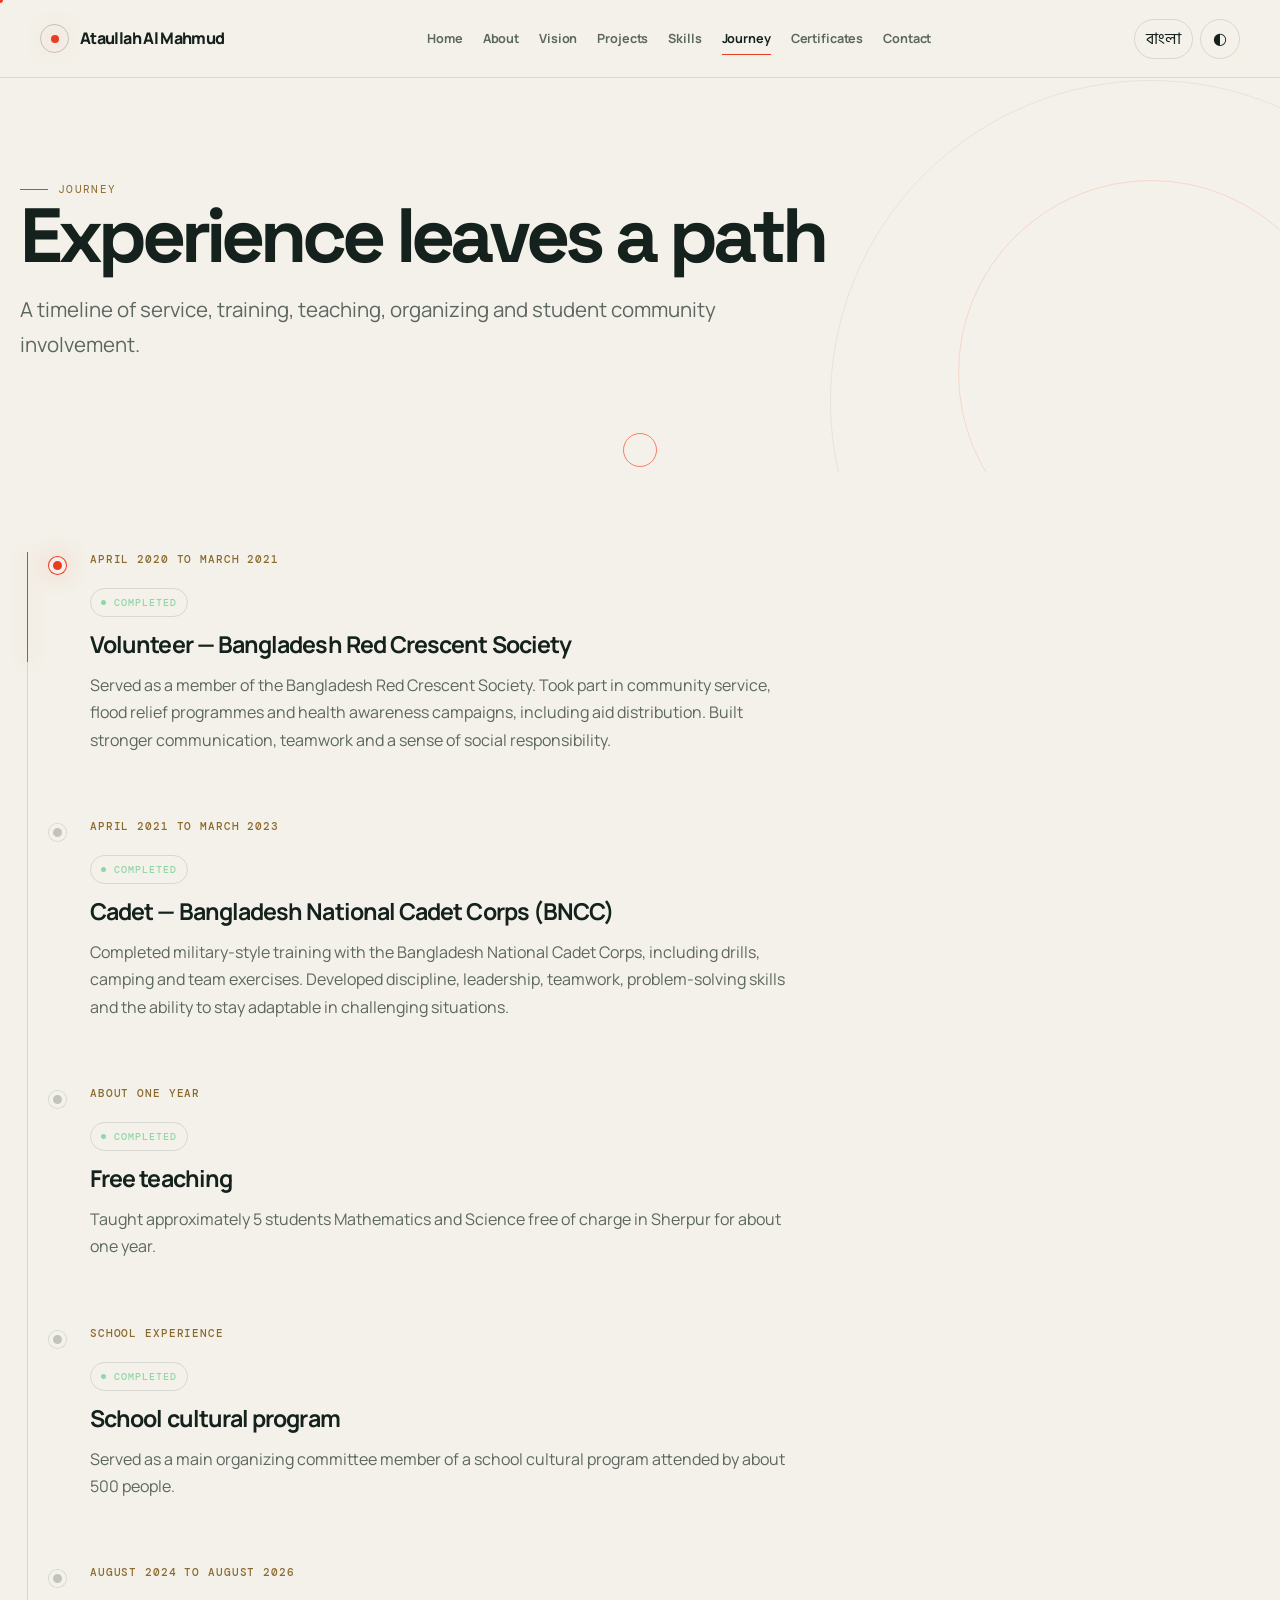
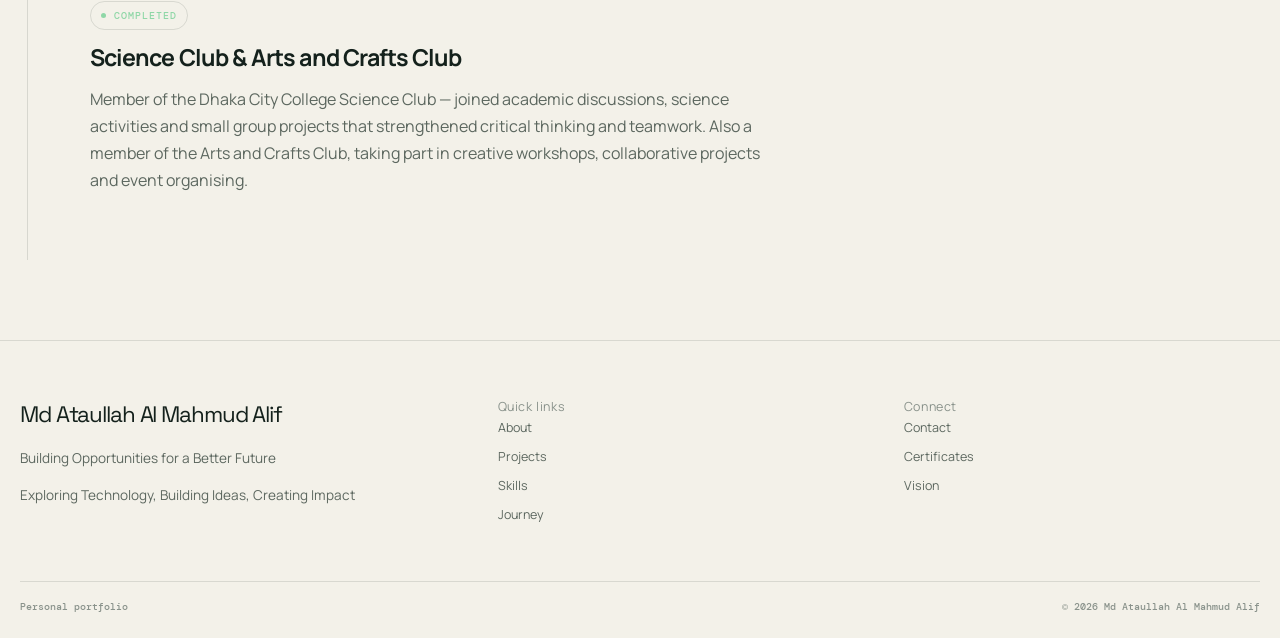
<file: journey.html>
<!doctype html>
<html lang="en" data-theme="dark">
<head>
  <meta charset="utf-8">
  <meta name="viewport" content="width=device-width, initial-scale=1">
  <meta name="theme-color" content="#07100d">
  <meta name="description" content="The journey of Md Ataullah Al Mahmud Alif through service, training, teaching, organizing and student clubs.">
  <meta property="og:type" content="website">
  <meta property="og:title" content="Journey | Ataullah Al Mahmud">
  <meta property="og:description" content="The journey of Md Ataullah Al Mahmud Alif through service, training, teaching, organizing and student clubs.">
  <meta property="og:url" content="https://ataullah000.github.io/ataullah-portfolio/journey.html">
  <meta property="og:site_name" content="Ataullah Al Mahmud">
  <meta name="twitter:card" content="summary_large_image">
  <link rel="canonical" href="https://ataullah000.github.io/ataullah-portfolio/journey.html">
  <link rel="icon" href="favicon.svg" type="image/svg+xml">
  <link rel="stylesheet" href="style.css">
  <script type="application/ld+json">
  {
    "@context":"https://schema.org",
    "@type":"Person",
    "name":"Md Ataullah Al Mahmud Alif",
    "alternateName":["Ataullah Al Mahmud","Alif"],
    "url":"https://ataullah000.github.io/ataullah-portfolio/",
    "description":"Portfolio of Md Ataullah Al Mahmud Alif",
    "sameAs":[]
  }
  </script>
  <title>Journey | Ataullah Al Mahmud</title>
</head>
<body data-page="journey">
<a class="skip-link" href="#main-content">Skip to content</a>
<div class="cursor-dot" id="cursor-dot" aria-hidden="true"></div>
<div class="cursor-ring" id="cursor-ring" aria-hidden="true"></div>
<header class="site-header">
  <nav class="nav" aria-label="Primary navigation">
    <a class="brand" href="index.html" data-page-link aria-label="Ataullah Al Mahmud">
      <span class="brand-mark" aria-hidden="true"></span>
      <span data-i18n="common.siteName">Ataullah Al Mahmud</span>
    </a>
    <div class="nav-links">
      <a href="index.html" data-page-link data-i18n="nav.home">Home</a>
      <a href="about.html" data-page-link data-i18n="nav.about">About</a>
      <a href="vision.html" data-page-link data-i18n="nav.vision">Vision</a>
      <a href="projects.html" data-page-link data-i18n="nav.projects">Projects</a>
      <a href="skills.html" data-page-link data-i18n="nav.skills">Skills</a>
      <a href="journey.html" data-page-link data-i18n="nav.journey">Journey</a>
      <a href="certificates.html" data-page-link data-i18n="nav.certificates">Certificates</a>
      <a href="contact.html" data-page-link data-i18n="nav.contact">Contact</a>
    </div>
    <div class="nav-tools">
      <button class="tool-btn" id="language-toggle" type="button" aria-label="Change language">বাংলা</button>
      <button class="tool-btn" id="theme-toggle" type="button" data-i18n-aria="common.theme" aria-label="Toggle theme">◐</button>
      <button class="menu-btn" id="menu-toggle" type="button" aria-expanded="false" aria-controls="mobile-menu" data-i18n-aria="common.menu">
        <span class="menu-icon" aria-hidden="true"></span>
      </button>
    </div>
  </nav>
</header>
<div class="mobile-menu" id="mobile-menu" aria-label="Mobile navigation">
  <div class="mobile-links">
    <a href="index.html" data-page-link data-i18n="nav.home">Home</a>
    <a href="about.html" data-page-link data-i18n="nav.about">About</a>
    <a href="vision.html" data-page-link data-i18n="nav.vision">Vision</a>
    <a href="projects.html" data-page-link data-i18n="nav.projects">Projects</a>
    <a href="skills.html" data-page-link data-i18n="nav.skills">Skills</a>
    <a href="journey.html" data-page-link data-i18n="nav.journey">Journey</a>
    <a href="certificates.html" data-page-link data-i18n="nav.certificates">Certificates</a>
    <a href="contact.html" data-page-link data-i18n="nav.contact">Contact</a>
  </div>
</div>
<main id="main-content">
<section class="page-hero">
  <div class="container">
    <div class="eyebrow reveal" data-i18n="journey.eyebrow">Journey</div>
    <h1 class="section-title reveal" data-split data-i18n="journey.title">Experience leaves a path</h1>
    <p class="lead reveal" data-i18n="journey.lead">A timeline of service, training, teaching, organizing and student community involvement.</p>
  </div>
</section>
<section class="section-sm">
  <div class="container">
    <div class="timeline reveal">
      <div class="timeline-progress"></div>
      <article class="timeline-item">
        <div class="timeline-dot" aria-hidden="true"></div>
        <div class="timeline-date" data-i18n="journey.redDate">April 2020 to March 2021</div>
        <div class="hero-meta"><span class="status completed" data-i18n="common.completed">COMPLETED</span></div>
        <h3 data-i18n="journey.redTitle">Volunteer — Bangladesh Red Crescent Society</h3>
        <p data-i18n="journey.redCopy">Served as a member of the Bangladesh Red Crescent Society. Took part in community service, flood relief programmes and health awareness campaigns, including aid distribution. Built stronger communication, teamwork and a sense of social responsibility.</p>
      </article>
      <article class="timeline-item">
        <div class="timeline-dot" aria-hidden="true"></div>
        <div class="timeline-date" data-i18n="journey.bnccDate">April 2021 to March 2023</div>
        <div class="hero-meta"><span class="status completed" data-i18n="common.completed">COMPLETED</span></div>
        <h3 data-i18n="journey.bnccTitle">Cadet — Bangladesh National Cadet Corps (BNCC)</h3>
        <p data-i18n="journey.bnccCopy">Completed military-style training with the Bangladesh National Cadet Corps, including drills, camping and team exercises. Developed discipline, leadership, teamwork, problem-solving skills and the ability to stay adaptable in challenging situations.</p>
      </article>
      <article class="timeline-item">
        <div class="timeline-dot" aria-hidden="true"></div>
        <div class="timeline-date" data-i18n="journey.teachingDate">About one year</div>
        <div class="hero-meta"><span class="status completed" data-i18n="common.completed">COMPLETED</span></div>
        <h3 data-i18n="journey.teachingTitle">Free teaching</h3>
        <p data-i18n="journey.teachingCopy">Taught approximately 5 students Mathematics and Science free of charge in Sherpur for about one year.</p>
      </article>
      <article class="timeline-item">
        <div class="timeline-dot" aria-hidden="true"></div>
        <div class="timeline-date" data-i18n="journey.organizingDate">School experience</div>
        <div class="hero-meta"><span class="status completed" data-i18n="common.completed">COMPLETED</span></div>
        <h3 data-i18n="journey.organizingTitle">School cultural program</h3>
        <p data-i18n="journey.organizingCopy">Served as a main organizing committee member of a school cultural program attended by about 500 people.</p>
      </article>
      <article class="timeline-item">
        <div class="timeline-dot" aria-hidden="true"></div>
        <div class="timeline-date" data-i18n="journey.scienceDate">August 2024 to August 2026</div>
        <div class="hero-meta"><span class="status completed" data-i18n="common.completed">COMPLETED</span></div>
        <h3 data-i18n="journey.scienceTitle">Science Club & Arts and Crafts Club</h3>
        <p data-i18n="journey.scienceCopy">Member of the Dhaka City College Science Club — joined academic discussions, science activities and small group projects that strengthened critical thinking and teamwork. Also a member of the Arts and Crafts Club, taking part in creative workshops, collaborative projects and event organising.</p>
      </article>
    </div>
  </div>
</section>
</main>
<footer class="site-footer">
  <div class="container">
    <div class="footer-grid">
      <div>
        <div class="footer-name" data-i18n="footer.name">Md Ataullah Al Mahmud Alif</div>
        <p class="footer-copy" data-i18n="footer.copy">Building Opportunities for a Better Future</p>
        <p class="footer-copy" data-i18n="footer.philosophy">Exploring Technology, Building Ideas, Creating Impact</p>
      </div>
      <div>
        <div class="kicker" data-i18n="footer.quick">Quick links</div>
        <nav class="footer-links" aria-label="Footer navigation">
          <a href="about.html" data-page-link data-i18n="nav.about">About</a>
          <a href="projects.html" data-page-link data-i18n="nav.projects">Projects</a>
          <a href="skills.html" data-page-link data-i18n="nav.skills">Skills</a>
          <a href="journey.html" data-page-link data-i18n="nav.journey">Journey</a>
        </nav>
      </div>
      <div>
        <div class="kicker" data-i18n="footer.connect">Connect</div>
        <nav class="footer-links">
          <a href="contact.html" data-page-link data-i18n="nav.contact">Contact</a>
          <a href="certificates.html" data-page-link data-i18n="nav.certificates">Certificates</a>
          <a href="vision.html" data-page-link data-i18n="nav.vision">Vision</a>
        </nav>
      </div>
    </div>
    <div class="footer-bottom">
      <span data-i18n="footer.rights">Personal portfolio</span>
      <span>© <span id="year"></span> Md Ataullah Al Mahmud Alif</span>
    </div>
  </div>
</footer>
<button class="back-top" id="back-top" type="button" data-i18n-aria="common.backTop" aria-label="Back to top">↑</button>
<script src="main.js" defer></script>
</body>
</html>
</file>
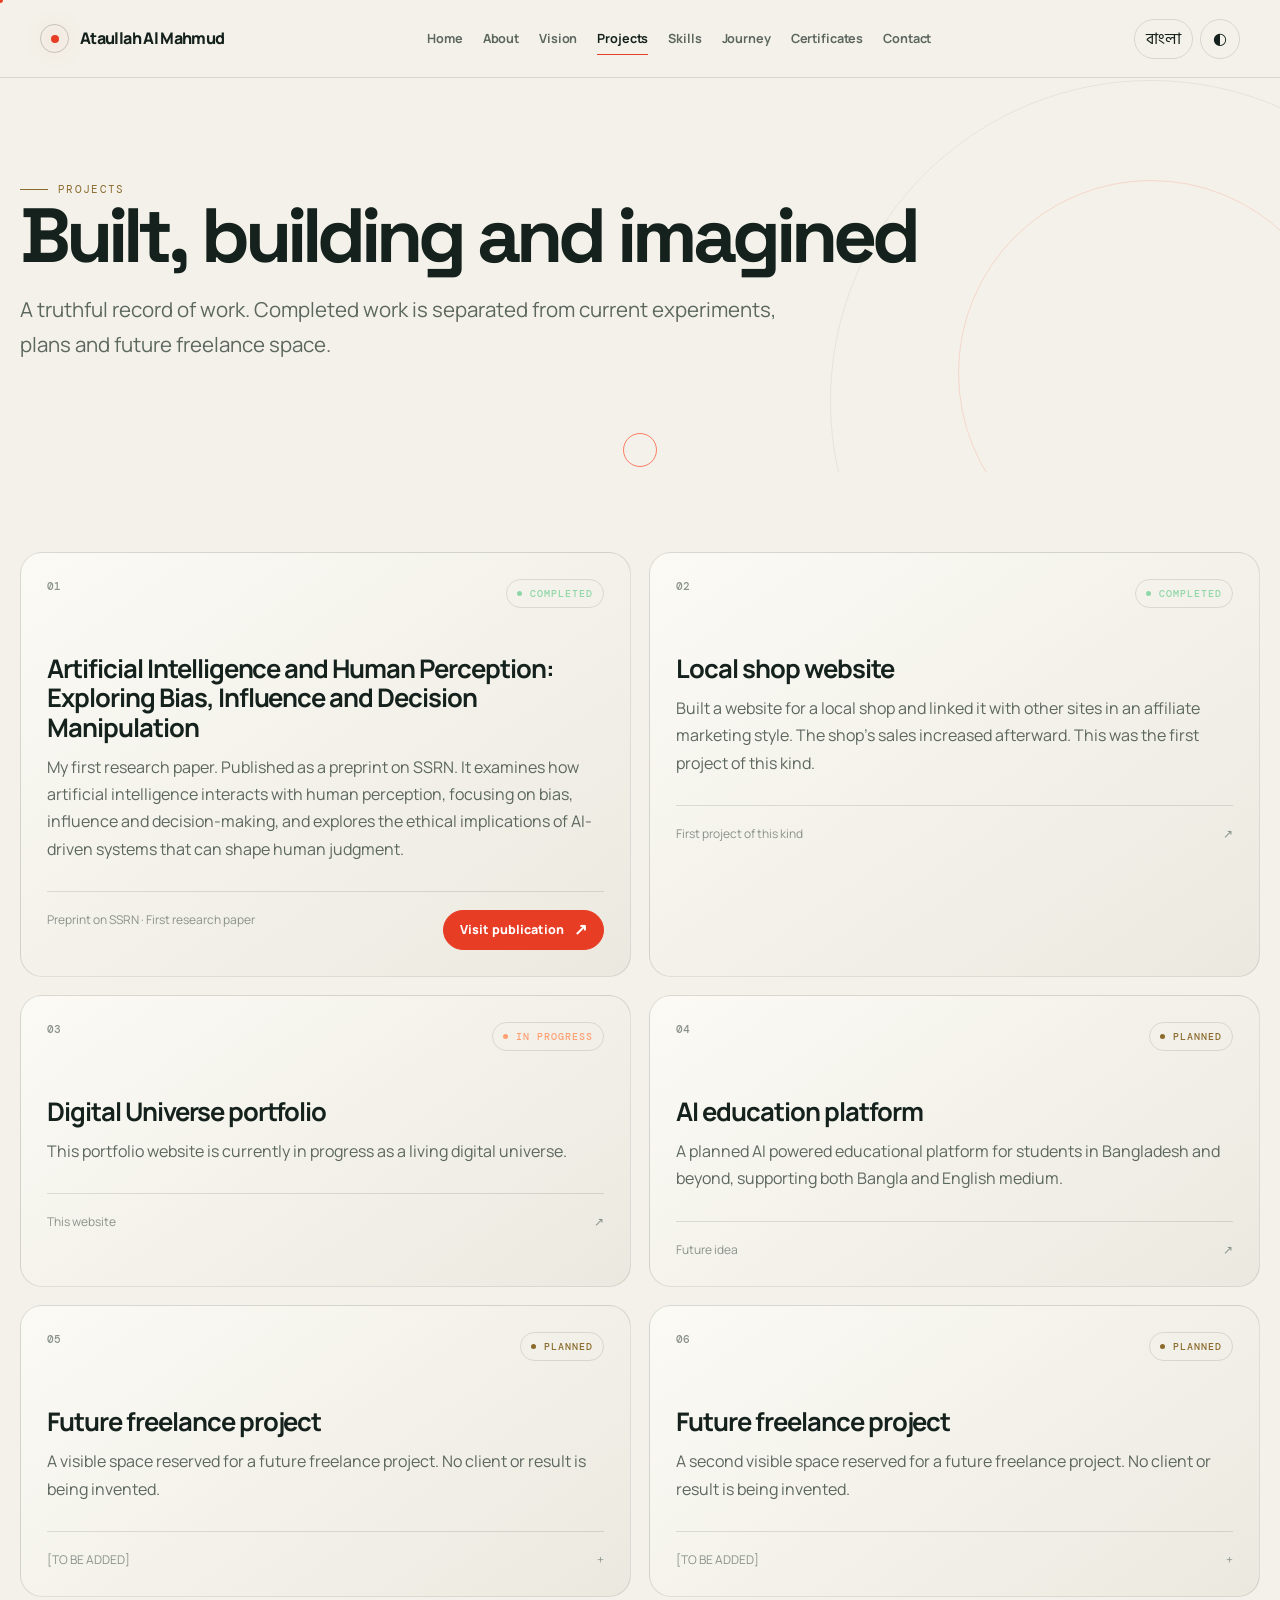
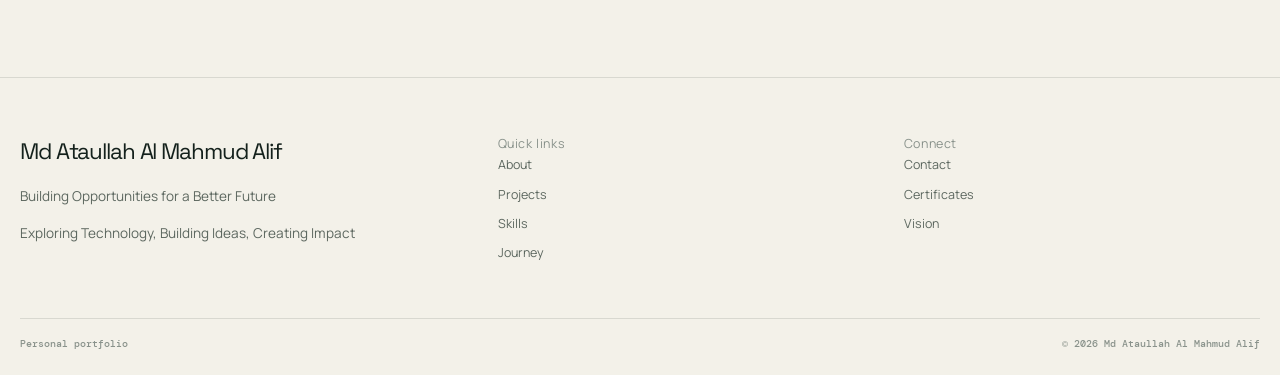
<file: projects.html>
<!doctype html>
<html lang="en" data-theme="dark">
<head>
  <meta charset="utf-8">
  <meta name="viewport" content="width=device-width, initial-scale=1">
  <meta name="theme-color" content="#07100d">
  <meta name="description" content="Projects by Md Ataullah Al Mahmud Alif, including completed work, an in progress portfolio, a research preprint and planned ideas.">
  <meta property="og:type" content="website">
  <meta property="og:title" content="Projects | Ataullah Al Mahmud">
  <meta property="og:description" content="Projects by Md Ataullah Al Mahmud Alif, including completed work, an in progress portfolio, a research preprint and planned ideas.">
  <meta property="og:url" content="https://ataullah000.github.io/ataullah-portfolio/projects.html">
  <meta property="og:site_name" content="Ataullah Al Mahmud">
  <meta name="twitter:card" content="summary_large_image">
  <link rel="canonical" href="https://ataullah000.github.io/ataullah-portfolio/projects.html">
  <link rel="icon" href="favicon.svg" type="image/svg+xml">
  <link rel="stylesheet" href="style.css">
  <script type="application/ld+json">
  {
    "@context":"https://schema.org",
    "@type":"Person",
    "name":"Md Ataullah Al Mahmud Alif",
    "alternateName":["Ataullah Al Mahmud","Alif"],
    "url":"https://ataullah000.github.io/ataullah-portfolio/",
    "description":"Portfolio of Md Ataullah Al Mahmud Alif",
    "sameAs":[]
  }
  </script>
  <title>Projects | Ataullah Al Mahmud</title>
</head>
<body data-page="projects">
<a class="skip-link" href="#main-content" data-i18n="common.skip">Skip to content</a>
<div class="cursor-dot" id="cursor-dot" aria-hidden="true"></div>
<div class="cursor-ring" id="cursor-ring" aria-hidden="true"></div>
<header class="site-header">
  <nav class="nav" aria-label="Primary navigation" data-i18n-aria="common.primaryNav">
    <a class="brand" href="index.html" data-page-link aria-label="Ataullah Al Mahmud">
      <span class="brand-mark" aria-hidden="true"></span>
      <span data-i18n="common.siteName">Ataullah Al Mahmud</span>
    </a>
    <div class="nav-links">
      <a href="index.html" data-page-link data-i18n="nav.home">Home</a>
      <a href="about.html" data-page-link data-i18n="nav.about">About</a>
      <a href="vision.html" data-page-link data-i18n="nav.vision">Vision</a>
      <a href="projects.html" data-page-link data-i18n="nav.projects">Projects</a>
      <a href="skills.html" data-page-link data-i18n="nav.skills">Skills</a>
      <a href="journey.html" data-page-link data-i18n="nav.journey">Journey</a>
      <a href="certificates.html" data-page-link data-i18n="nav.certificates">Certificates</a>
      <a href="contact.html" data-page-link data-i18n="nav.contact">Contact</a>
    </div>
    <div class="nav-tools">
      <button class="tool-btn" id="language-toggle" type="button" aria-label="Change language">বাংলা</button>
      <button class="tool-btn" id="theme-toggle" type="button" data-i18n-aria="common.theme" aria-label="Toggle theme">◐</button>
      <button class="menu-btn" id="menu-toggle" type="button" aria-expanded="false" aria-controls="mobile-menu" data-i18n-aria="common.menu">
        <span class="menu-icon" aria-hidden="true"></span>
      </button>
    </div>
  </nav>
</header>
<div class="mobile-menu" id="mobile-menu" aria-label="Mobile navigation" data-i18n-aria="common.mobileNav">
  <div class="mobile-links">
    <a href="index.html" data-page-link data-i18n="nav.home">Home</a>
    <a href="about.html" data-page-link data-i18n="nav.about">About</a>
    <a href="vision.html" data-page-link data-i18n="nav.vision">Vision</a>
    <a href="projects.html" data-page-link data-i18n="nav.projects">Projects</a>
    <a href="skills.html" data-page-link data-i18n="nav.skills">Skills</a>
    <a href="journey.html" data-page-link data-i18n="nav.journey">Journey</a>
    <a href="certificates.html" data-page-link data-i18n="nav.certificates">Certificates</a>
    <a href="contact.html" data-page-link data-i18n="nav.contact">Contact</a>
  </div>
</div>
<main id="main-content">
<section class="page-hero">
  <div class="container">
    <div class="eyebrow reveal" data-i18n="projects.eyebrow">Projects</div>
    <h1 class="section-title reveal" data-split data-i18n="projects.title">Built, building and imagined</h1>
    <p class="lead reveal" data-i18n="projects.lead">A truthful record of work. Completed work is separated from current experiments, plans and future freelance space.</p>
  </div>
</section>
<section class="section-sm">
  <div class="container grid grid-2">
    <article class="card reveal">
      <div class="card-top"><span class="card-index">01</span><span class="status completed" data-i18n="common.completed">COMPLETED</span></div>
      <h3 data-i18n="projects.publicationTitle">Artificial Intelligence and Human Perception: Exploring Bias, Influence and Decision Manipulation</h3>
      <p data-i18n="projects.publicationCopy">My first research paper. Published as a preprint on SSRN. It examines how artificial intelligence interacts with human perception, focusing on bias, influence and decision-making, and explores the ethical implications of AI-driven systems that can shape human judgment.</p>
      <div class="card-footer">
        <span data-i18n="projects.publicationNote">Preprint on SSRN · First research paper</span>
        <a class="btn btn-sm primary magnetic" id="publication-link" href="https://papers.ssrn.com/sol3/papers.cfm?abstract_id=7480999" target="_blank" rel="noopener noreferrer">
          <span data-i18n="common.visitPublication">Visit publication</span><span class="arrow">↗</span>
        </a>
      </div>
    </article>
    <article class="card reveal">
      <div class="card-top"><span class="card-index">02</span><span class="status completed" data-i18n="common.completed">COMPLETED</span></div>
      <h3 data-i18n="projects.shopTitle">Local shop website</h3>
      <p data-i18n="projects.shopCopy">Built a website for a local shop and linked it with other sites in an affiliate marketing style. The shop's sales increased afterward. This was the first project of this kind.</p>
      <div class="card-footer"><span data-i18n="projects.completedNote">First project of this kind</span><span>↗</span></div>
    </article>
    <article class="card reveal">
      <div class="card-top"><span class="card-index">03</span><span class="status progress" data-i18n="common.progress">IN PROGRESS</span></div>
      <h3 data-i18n="projects.portfolioTitle">Digital Universe portfolio</h3>
      <p data-i18n="projects.portfolioCopy">This portfolio website is currently in progress as a living digital universe.</p>
      <div class="card-footer"><span data-i18n="projects.inProgressNote">This website</span><span>↗</span></div>
    </article>
    <article class="card reveal">
      <div class="card-top"><span class="card-index">04</span><span class="status planned" data-i18n="common.planned">PLANNED</span></div>
      <h3 data-i18n="projects.educationTitle">AI education platform</h3>
      <p data-i18n="projects.educationCopy">A planned AI powered educational platform for students in Bangladesh and beyond, supporting both Bangla and English medium.</p>
      <div class="card-footer"><span data-i18n="projects.plannedNote">Future idea</span><span>↗</span></div>
    </article>
    <article class="card reveal">
      <div class="card-top"><span class="card-index">05</span><span class="status planned" data-i18n="common.planned">PLANNED</span></div>
      <h3 data-i18n="projects.futureTitle">Future freelance project</h3>
      <p data-i18n="projects.futureCopy">A visible space reserved for a future freelance project. No client or result is being invented.</p>
      <div class="card-footer"><span data-placeholder="future-project"></span><span>+</span></div>
    </article>
    <article class="card reveal">
      <div class="card-top"><span class="card-index">06</span><span class="status planned" data-i18n="common.planned">PLANNED</span></div>
      <h3 data-i18n="projects.futureTitle2">Future freelance project</h3>
      <p data-i18n="projects.futureCopy2">A second visible space reserved for a future freelance project. No client or result is being invented.</p>
      <div class="card-footer"><span data-placeholder="future-project"></span><span>+</span></div>
    </article>
  </div>
</section>
</main>
<footer class="site-footer">
  <div class="container">
    <div class="footer-grid">
      <div>
        <div class="footer-name" data-i18n="footer.name">Md Ataullah Al Mahmud Alif</div>
        <p class="footer-copy" data-i18n="footer.copy">Building Opportunities for a Better Future</p>
        <p class="footer-copy" data-i18n="footer.philosophy">Exploring Technology, Building Ideas, Creating Impact</p>
      </div>
      <div>
        <div class="kicker" data-i18n="footer.quick">Quick links</div>
        <nav class="footer-links" aria-label="Footer navigation">
          <a href="about.html" data-page-link data-i18n="nav.about">About</a>
          <a href="projects.html" data-page-link data-i18n="nav.projects">Projects</a>
          <a href="skills.html" data-page-link data-i18n="nav.skills">Skills</a>
          <a href="journey.html" data-page-link data-i18n="nav.journey">Journey</a>
        </nav>
      </div>
      <div>
        <div class="kicker" data-i18n="footer.connect">Connect</div>
        <nav class="footer-links">
          <a href="contact.html" data-page-link data-i18n="nav.contact">Contact</a>
          <a href="certificates.html" data-page-link data-i18n="nav.certificates">Certificates</a>
          <a href="vision.html" data-page-link data-i18n="nav.vision">Vision</a>
        </nav>
      </div>
    </div>
    <div class="footer-bottom">
      <span data-i18n="footer.rights">Personal portfolio</span>
      <span>© <span id="year"></span> Md Ataullah Al Mahmud Alif</span>
    </div>
  </div>
</footer>
<button class="back-top" id="back-top" type="button" data-i18n-aria="common.backTop" aria-label="Back to top">↑</button>
<script src="main.js" defer></script>
</body>
</html>
</file>
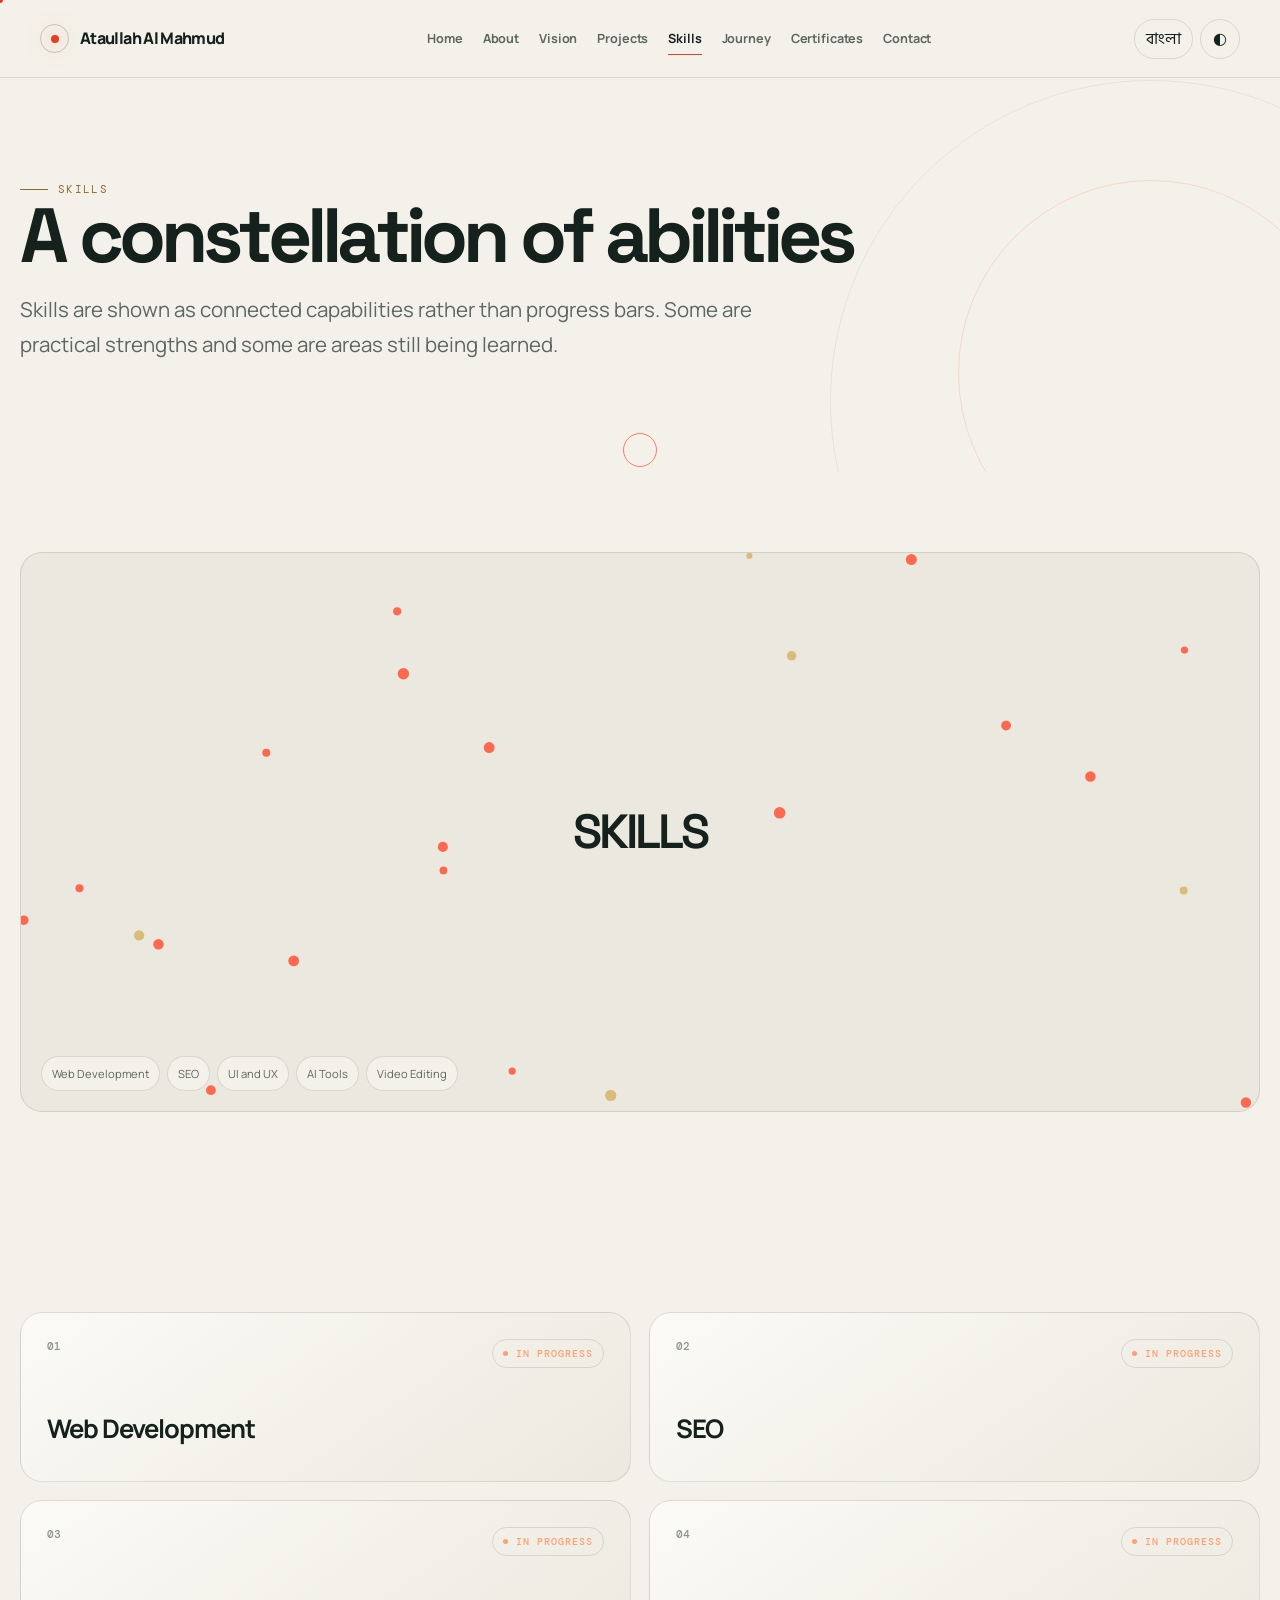
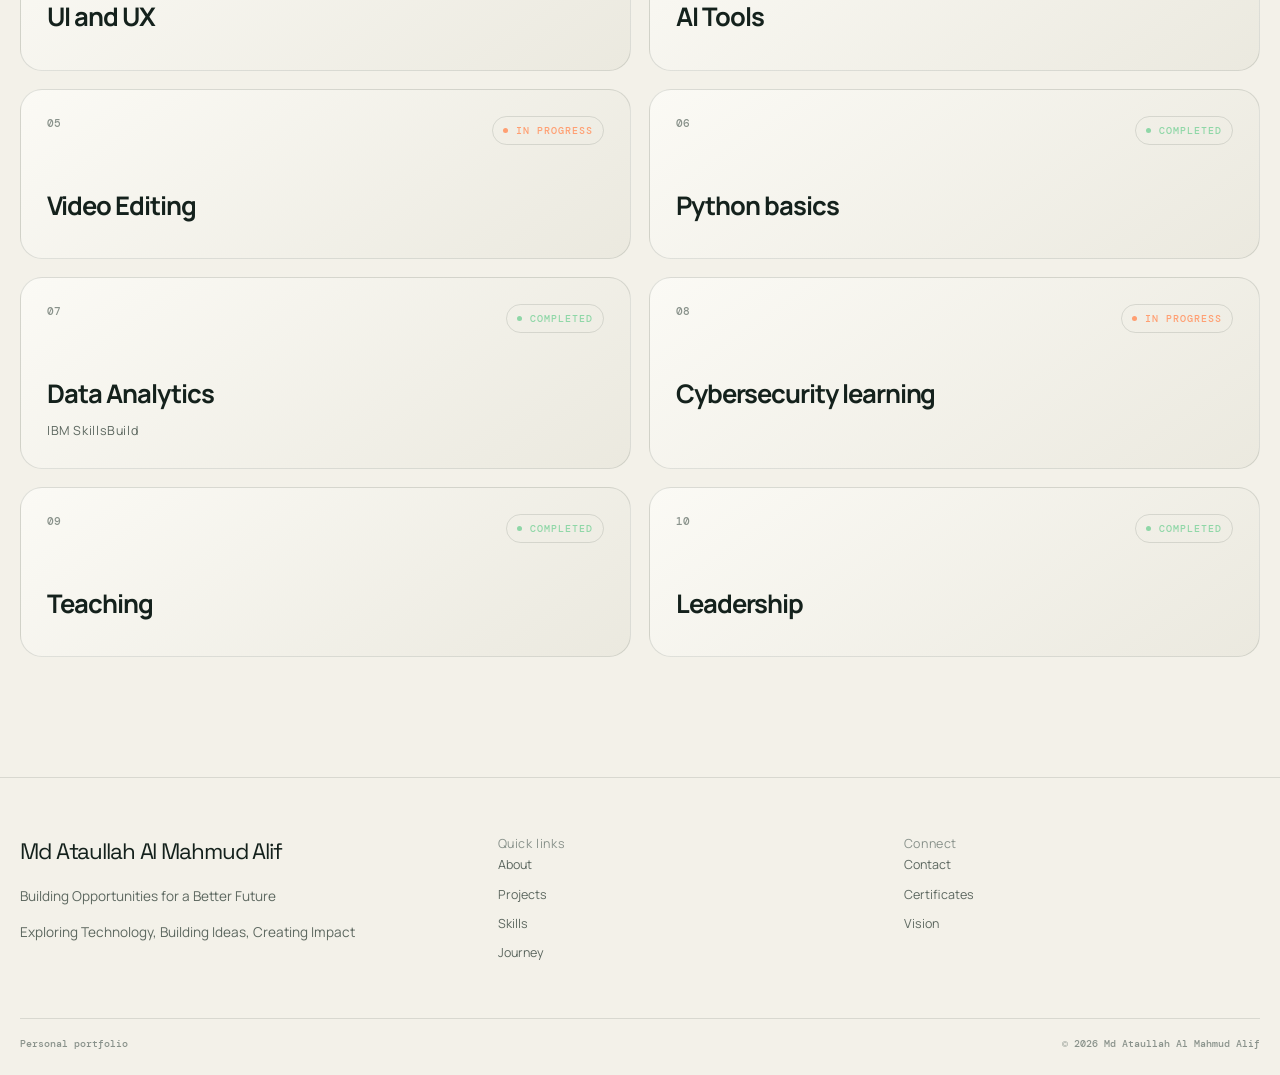
<file: skills.html>
<!doctype html>
<html lang="en" data-theme="dark">
<head>
  <meta charset="utf-8">
  <meta name="viewport" content="width=device-width, initial-scale=1">
  <meta name="theme-color" content="#07100d">
  <meta name="description" content="Portfolio of Ataullah Al Mahmud, also known as Alif. Exploring technology, ideas, digital work and future possibilities.">
  <meta property="og:type" content="website">
  <meta property="og:title" content="Ataullah Al Mahmud | Md Ataullah Al Mahmud Alif">
  <meta property="og:description" content="Portfolio of Ataullah Al Mahmud, also known as Alif. Exploring technology, ideas, digital work and future possibilities.">
  <meta property="og:url" content="https://ataullah000.github.io/ataullah-portfolio/skills.html">
  <meta property="og:site_name" content="Ataullah Al Mahmud">
  <meta name="twitter:card" content="summary_large_image">
  <link rel="canonical" href="https://ataullah000.github.io/ataullah-portfolio/skills.html">
  <link rel="icon" href="favicon.svg" type="image/svg+xml">
  <link rel="stylesheet" href="style.css">
  <script type="application/ld+json">
  {
    "@context":"https://schema.org",
    "@type":"Person",
    "name":"Md Ataullah Al Mahmud Alif",
    "alternateName":["Ataullah Al Mahmud","Alif"],
    "url":"https://ataullah000.github.io/ataullah-portfolio/",
    "description":"Portfolio of Md Ataullah Al Mahmud Alif",
    "sameAs":[]
  }
  </script>
  <title>Loading</title>
</head>
<body data-page="skills">
<a class="skip-link" href="#main-content">Skip to content</a>
<div class="cursor-dot" id="cursor-dot" aria-hidden="true"></div>
<div class="cursor-ring" id="cursor-ring" aria-hidden="true"></div>
<header class="site-header">
  <nav class="nav" aria-label="Primary navigation">
    <a class="brand" href="index.html" data-page-link aria-label="Ataullah Al Mahmud">
      <span class="brand-mark" aria-hidden="true"></span>
      <span data-i18n="common.siteName">Ataullah Al Mahmud</span>
    </a>
    <div class="nav-links">
      <a href="index.html" data-page-link data-i18n="nav.home">Home</a>
      <a href="about.html" data-page-link data-i18n="nav.about">About</a>
      <a href="vision.html" data-page-link data-i18n="nav.vision">Vision</a>
      <a href="projects.html" data-page-link data-i18n="nav.projects">Projects</a>
      <a href="skills.html" data-page-link data-i18n="nav.skills">Skills</a>
      <a href="journey.html" data-page-link data-i18n="nav.journey">Journey</a>
      <a href="certificates.html" data-page-link data-i18n="nav.certificates">Certificates</a>
      <a href="contact.html" data-page-link data-i18n="nav.contact">Contact</a>
    </div>
    <div class="nav-tools">
      <button class="tool-btn" id="language-toggle" type="button" aria-label="Change language">বাংলা</button>
      <button class="tool-btn" id="theme-toggle" type="button" data-i18n-aria="common.theme" aria-label="Toggle theme">◐</button>
      <button class="menu-btn" id="menu-toggle" type="button" aria-expanded="false" aria-controls="mobile-menu" data-i18n-aria="common.menu">
        <span class="menu-icon" aria-hidden="true"></span>
      </button>
    </div>
  </nav>
</header>
<div class="mobile-menu" id="mobile-menu" aria-label="Mobile navigation">
  <div class="mobile-links">
    <a href="index.html" data-page-link data-i18n="nav.home">Home</a>
    <a href="about.html" data-page-link data-i18n="nav.about">About</a>
    <a href="vision.html" data-page-link data-i18n="nav.vision">Vision</a>
    <a href="projects.html" data-page-link data-i18n="nav.projects">Projects</a>
    <a href="skills.html" data-page-link data-i18n="nav.skills">Skills</a>
    <a href="journey.html" data-page-link data-i18n="nav.journey">Journey</a>
    <a href="certificates.html" data-page-link data-i18n="nav.certificates">Certificates</a>
    <a href="contact.html" data-page-link data-i18n="nav.contact">Contact</a>
  </div>
</div>
<main id="main-content">
<section class="page-hero">
  <div class="container">
    <div class="eyebrow reveal" data-i18n="skills.eyebrow">Skills</div>
    <h1 class="section-title reveal" data-split data-i18n="skills.title">A constellation of abilities</h1>
    <p class="lead reveal" data-i18n="skills.lead">Skills are shown as connected capabilities rather than progress bars. Some are practical strengths and some are areas still being learned.</p>
  </div>
</section>
<section class="section-sm">
  <div class="container">
    <div class="constellation reveal">
      <canvas id="skills-canvas" aria-hidden="true"></canvas>
      <div class="node-label" data-i18n="skills.center">SKILLS</div>
      <div class="skill-legend">
        <span class="skill-chip" data-i18n="skills.web">Web Development</span>
        <span class="skill-chip" data-i18n="skills.seo">SEO</span>
        <span class="skill-chip" data-i18n="skills.uiux">UI and UX</span>
        <span class="skill-chip" data-i18n="skills.ai">AI Tools</span>
        <span class="skill-chip" data-i18n="skills.video">Video Editing</span>
      </div>
    </div>
  </div>
</section>
<section class="section">
  <div class="container grid grid-2">
    <article class="card reveal"><div class="card-top"><span class="card-index">01</span><span class="status progress" data-i18n="common.progress">IN PROGRESS</span></div><h3 data-i18n="skills.web">Web Development</h3></article>
    <article class="card reveal"><div class="card-top"><span class="card-index">02</span><span class="status progress" data-i18n="common.progress">IN PROGRESS</span></div><h3 data-i18n="skills.seo">SEO</h3></article>
    <article class="card reveal"><div class="card-top"><span class="card-index">03</span><span class="status progress" data-i18n="common.progress">IN PROGRESS</span></div><h3 data-i18n="skills.uiux">UI and UX</h3></article>
    <article class="card reveal"><div class="card-top"><span class="card-index">04</span><span class="status progress" data-i18n="common.progress">IN PROGRESS</span></div><h3 data-i18n="skills.ai">AI Tools</h3></article>
    <article class="card reveal"><div class="card-top"><span class="card-index">05</span><span class="status progress" data-i18n="common.progress">IN PROGRESS</span></div><h3 data-i18n="skills.video">Video Editing</h3></article>
    <article class="card reveal"><div class="card-top"><span class="card-index">06</span><span class="status completed" data-i18n="common.completed">COMPLETED</span></div><h3 data-i18n="skills.python">Python basics</h3></article>
    <article class="card reveal"><div class="card-top"><span class="card-index">07</span><span class="status completed" data-i18n="common.completed">COMPLETED</span></div><h3 data-i18n="skills.data">Data Analytics</h3><p class="kicker" data-i18n="skills.dataNote">IBM SkillsBuild</p></article>
    <article class="card reveal"><div class="card-top"><span class="card-index">08</span><span class="status progress" data-i18n="common.progress">IN PROGRESS</span></div><h3 data-i18n="skills.cyber">Cybersecurity learning</h3></article>
    <article class="card reveal"><div class="card-top"><span class="card-index">09</span><span class="status completed" data-i18n="common.completed">COMPLETED</span></div><h3 data-i18n="skills.teaching">Teaching</h3></article>
    <article class="card reveal"><div class="card-top"><span class="card-index">10</span><span class="status completed" data-i18n="common.completed">COMPLETED</span></div><h3 data-i18n="skills.leadership">Leadership</h3></article>
  </div>
</section>
</main>
<footer class="site-footer">
  <div class="container">
    <div class="footer-grid">
      <div>
        <div class="footer-name" data-i18n="footer.name">Md Ataullah Al Mahmud Alif</div>
        <p class="footer-copy" data-i18n="footer.copy">Building Opportunities for a Better Future</p>
        <p class="footer-copy" data-i18n="footer.philosophy">Exploring Technology, Building Ideas, Creating Impact</p>
      </div>
      <div>
        <div class="kicker" data-i18n="footer.quick">Quick links</div>
        <nav class="footer-links" aria-label="Footer navigation">
          <a href="about.html" data-page-link data-i18n="nav.about">About</a>
          <a href="projects.html" data-page-link data-i18n="nav.projects">Projects</a>
          <a href="skills.html" data-page-link data-i18n="nav.skills">Skills</a>
          <a href="journey.html" data-page-link data-i18n="nav.journey">Journey</a>
        </nav>
      </div>
      <div>
        <div class="kicker" data-i18n="footer.connect">Connect</div>
        <nav class="footer-links">
          <a href="contact.html" data-page-link data-i18n="nav.contact">Contact</a>
          <a href="certificates.html" data-page-link data-i18n="nav.certificates">Certificates</a>
          <a href="vision.html" data-page-link data-i18n="nav.vision">Vision</a>
        </nav>
      </div>
    </div>
    <div class="footer-bottom">
      <span data-i18n="footer.rights">Personal portfolio</span>
      <span>© <span id="year"></span> Md Ataullah Al Mahmud Alif</span>
    </div>
  </div>
</footer>
<button class="back-top" id="back-top" type="button" data-i18n-aria="common.backTop" aria-label="Back to top">↑</button>
<script src="main.js" defer></script>
</body>
</html>
</file>
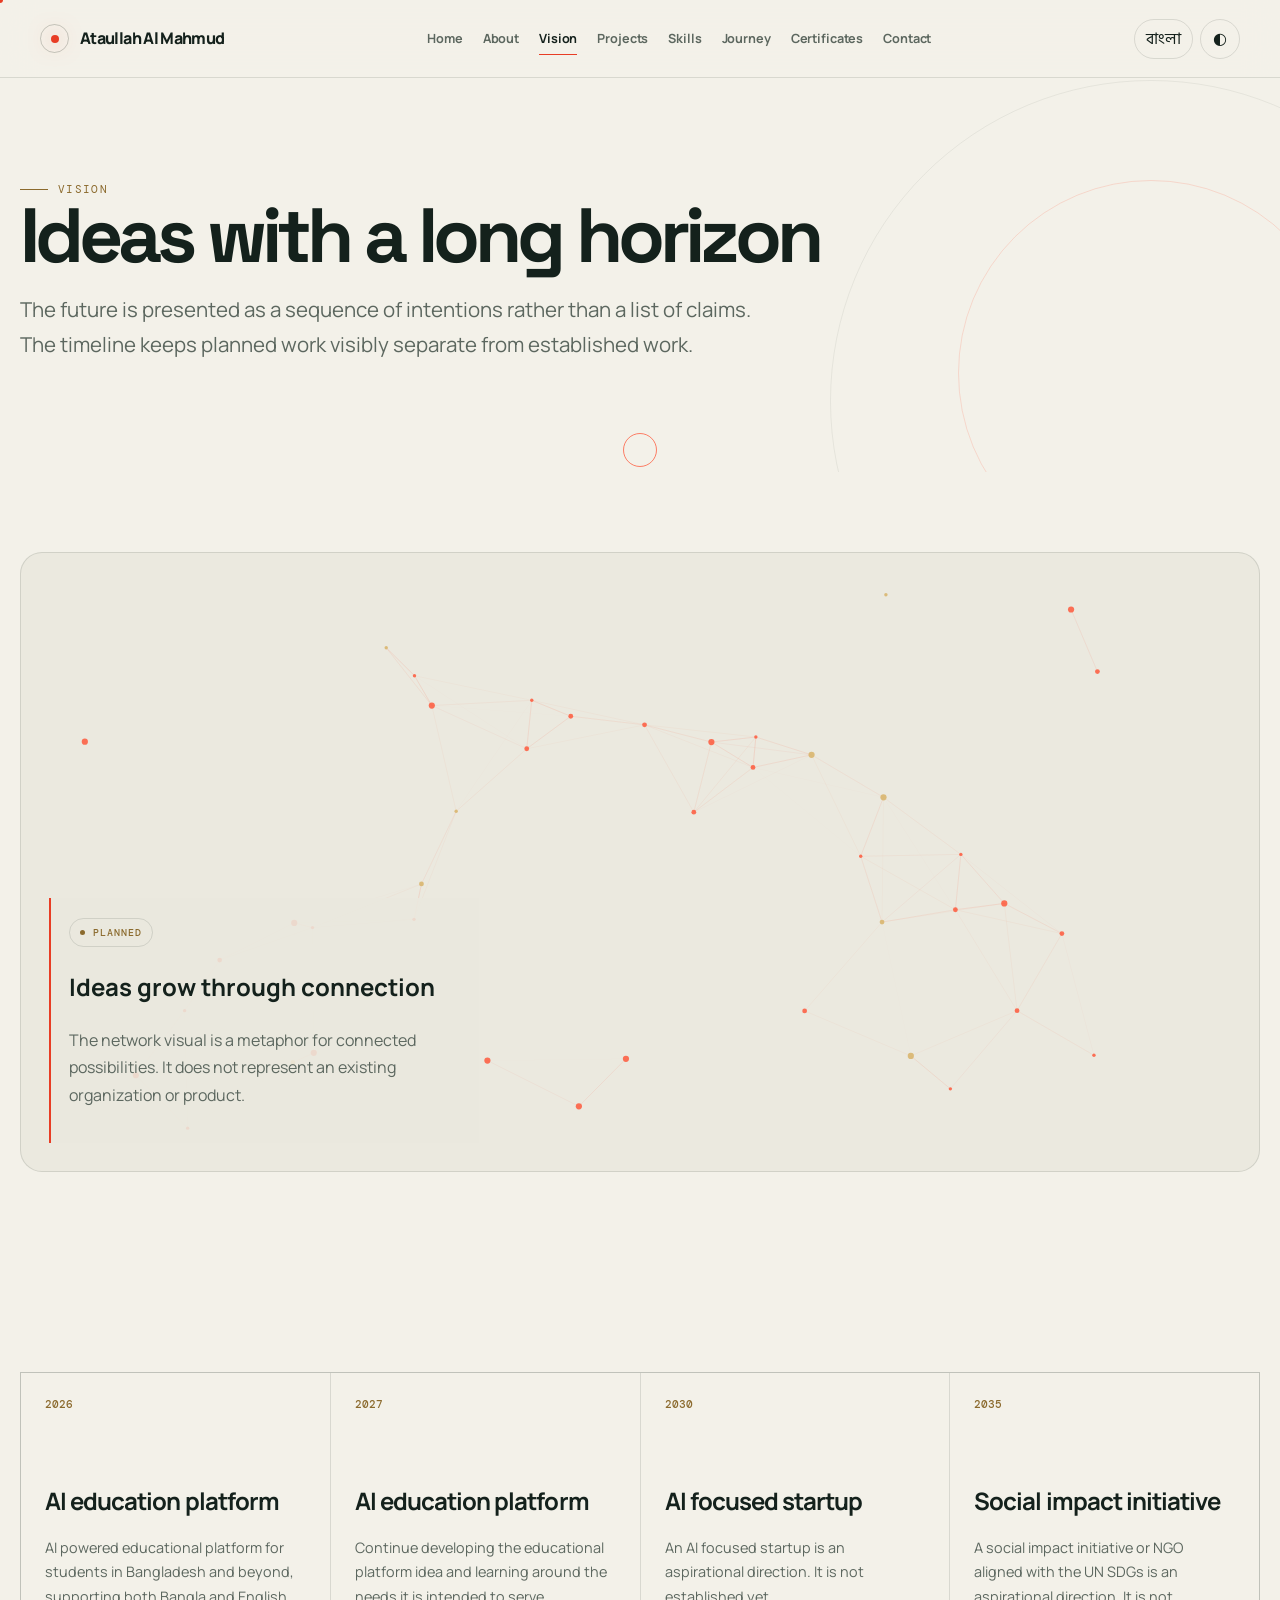
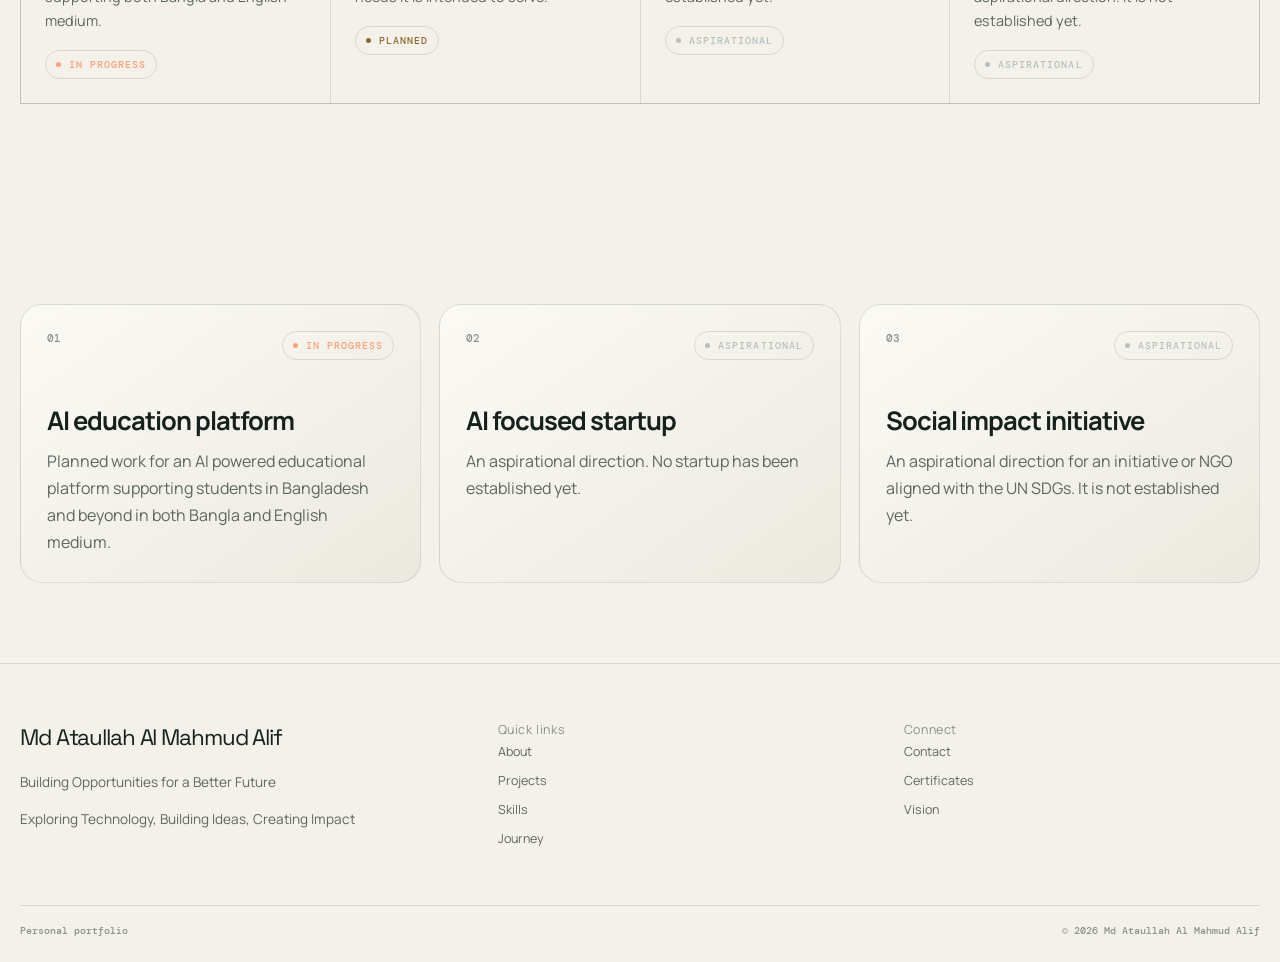
<file: vision.html>
<!doctype html>
<html lang="en" data-theme="dark">
<head>
  <meta charset="utf-8">
  <meta name="viewport" content="width=device-width, initial-scale=1">
  <meta name="theme-color" content="#07100d">
  <meta name="description" content="Portfolio of Ataullah Al Mahmud, also known as Alif. Exploring technology, ideas, digital work and future possibilities.">
  <meta property="og:type" content="website">
  <meta property="og:title" content="Ataullah Al Mahmud | Md Ataullah Al Mahmud Alif">
  <meta property="og:description" content="Portfolio of Ataullah Al Mahmud, also known as Alif. Exploring technology, ideas, digital work and future possibilities.">
  <meta property="og:url" content="https://ataullah000.github.io/ataullah-portfolio/vision.html">
  <meta property="og:site_name" content="Ataullah Al Mahmud">
  <meta name="twitter:card" content="summary_large_image">
  <link rel="canonical" href="https://ataullah000.github.io/ataullah-portfolio/vision.html">
  <link rel="icon" href="favicon.svg" type="image/svg+xml">
  <link rel="stylesheet" href="style.css">
  <script type="application/ld+json">
  {
    "@context":"https://schema.org",
    "@type":"Person",
    "name":"Md Ataullah Al Mahmud Alif",
    "alternateName":["Ataullah Al Mahmud","Alif"],
    "url":"https://ataullah000.github.io/ataullah-portfolio/",
    "description":"Portfolio of Md Ataullah Al Mahmud Alif",
    "sameAs":[]
  }
  </script>
  <title>Loading</title>
</head>
<body data-page="vision">
<a class="skip-link" href="#main-content">Skip to content</a>
<div class="cursor-dot" id="cursor-dot" aria-hidden="true"></div>
<div class="cursor-ring" id="cursor-ring" aria-hidden="true"></div>
<header class="site-header">
  <nav class="nav" aria-label="Primary navigation">
    <a class="brand" href="index.html" data-page-link aria-label="Ataullah Al Mahmud">
      <span class="brand-mark" aria-hidden="true"></span>
      <span data-i18n="common.siteName">Ataullah Al Mahmud</span>
    </a>
    <div class="nav-links">
      <a href="index.html" data-page-link data-i18n="nav.home">Home</a>
      <a href="about.html" data-page-link data-i18n="nav.about">About</a>
      <a href="vision.html" data-page-link data-i18n="nav.vision">Vision</a>
      <a href="projects.html" data-page-link data-i18n="nav.projects">Projects</a>
      <a href="skills.html" data-page-link data-i18n="nav.skills">Skills</a>
      <a href="journey.html" data-page-link data-i18n="nav.journey">Journey</a>
      <a href="certificates.html" data-page-link data-i18n="nav.certificates">Certificates</a>
      <a href="contact.html" data-page-link data-i18n="nav.contact">Contact</a>
    </div>
    <div class="nav-tools">
      <button class="tool-btn" id="language-toggle" type="button" aria-label="Change language">বাংলা</button>
      <button class="tool-btn" id="theme-toggle" type="button" data-i18n-aria="common.theme" aria-label="Toggle theme">◐</button>
      <button class="menu-btn" id="menu-toggle" type="button" aria-expanded="false" aria-controls="mobile-menu" data-i18n-aria="common.menu">
        <span class="menu-icon" aria-hidden="true"></span>
      </button>
    </div>
  </nav>
</header>
<div class="mobile-menu" id="mobile-menu" aria-label="Mobile navigation">
  <div class="mobile-links">
    <a href="index.html" data-page-link data-i18n="nav.home">Home</a>
    <a href="about.html" data-page-link data-i18n="nav.about">About</a>
    <a href="vision.html" data-page-link data-i18n="nav.vision">Vision</a>
    <a href="projects.html" data-page-link data-i18n="nav.projects">Projects</a>
    <a href="skills.html" data-page-link data-i18n="nav.skills">Skills</a>
    <a href="journey.html" data-page-link data-i18n="nav.journey">Journey</a>
    <a href="certificates.html" data-page-link data-i18n="nav.certificates">Certificates</a>
    <a href="contact.html" data-page-link data-i18n="nav.contact">Contact</a>
  </div>
</div>
<main id="main-content">
<section class="page-hero">
  <div class="container">
    <div class="eyebrow reveal" data-i18n="vision.eyebrow">Vision</div>
    <h1 class="section-title reveal" data-split data-i18n="vision.title">Ideas with a long horizon</h1>
    <p class="lead reveal" data-i18n="vision.lead">The future is presented as a sequence of intentions rather than a list of claims. The timeline keeps planned work visibly separate from established work.</p>
  </div>
</section>
<section class="section-sm">
  <div class="container">
    <div class="network-wrap reveal">
      <canvas id="network-canvas" aria-hidden="true"></canvas>
      <div class="network-copy">
        <span class="status planned" data-i18n="common.planned">PLANNED</span>
        <h2 data-i18n="vision.networkTitle">Ideas grow through connection</h2>
        <p class="muted" data-i18n="vision.networkCopy">The network visual is a metaphor for connected possibilities. It does not represent an existing organization or product.</p>
      </div>
    </div>
  </div>
</section>
<section class="section">
  <div class="container">
    <div class="vision-grid">
      <article class="vision-cell reveal">
        <div class="vision-year">2026</div>
        <h3 data-i18n="vision.platformTitle">AI education platform</h3>
        <p data-i18n="vision.year2026">AI powered educational platform for students in Bangladesh and beyond, supporting both Bangla and English medium.</p>
        <span class="status progress" data-i18n="common.progress">IN PROGRESS</span>
      </article>
      <article class="vision-cell reveal">
        <div class="vision-year">2027</div>
        <h3 data-i18n="vision.platformTitle">AI education platform</h3>
        <p data-i18n="vision.year2027">Continue developing the educational platform idea and learning around the needs it is intended to serve.</p>
        <span class="status planned" data-i18n="common.planned">PLANNED</span>
      </article>
      <article class="vision-cell reveal">
        <div class="vision-year">2030</div>
        <h3 data-i18n="vision.startupTitle">AI focused startup</h3>
        <p data-i18n="vision.year2030">An AI focused startup is an aspirational direction. It is not established yet.</p>
        <span class="status aspirational" data-i18n="common.aspirational">ASPIRATIONAL</span>
      </article>
      <article class="vision-cell reveal">
        <div class="vision-year">2035</div>
        <h3 data-i18n="vision.impactTitle">Social impact initiative</h3>
        <p data-i18n="vision.year2035">A social impact initiative or NGO aligned with the UN SDGs is an aspirational direction. It is not established yet.</p>
        <span class="status aspirational" data-i18n="common.aspirational">ASPIRATIONAL</span>
      </article>
    </div>
  </div>
</section>
<section class="section-sm">
  <div class="container grid grid-3">
    <article class="card reveal"><div class="card-top"><span class="card-index">01</span><span class="status progress" data-i18n="common.progress">IN PROGRESS</span></div><h3 data-i18n="vision.platformTitle">AI education platform</h3><p data-i18n="vision.platformCopy">Planned work for an AI powered educational platform supporting students in Bangladesh and beyond in both Bangla and English medium.</p></article>
    <article class="card reveal"><div class="card-top"><span class="card-index">02</span><span class="status aspirational" data-i18n="common.aspirational">ASPIRATIONAL</span></div><h3 data-i18n="vision.startupTitle">AI focused startup</h3><p data-i18n="vision.startupCopy">An aspirational direction. No startup has been established yet.</p></article>
    <article class="card reveal"><div class="card-top"><span class="card-index">03</span><span class="status aspirational" data-i18n="common.aspirational">ASPIRATIONAL</span></div><h3 data-i18n="vision.impactTitle">Social impact initiative</h3><p data-i18n="vision.impactCopy">An aspirational direction for an initiative or NGO aligned with the UN SDGs. It is not established yet.</p></article>
  </div>
</section>
</main>
<footer class="site-footer">
  <div class="container">
    <div class="footer-grid">
      <div>
        <div class="footer-name" data-i18n="footer.name">Md Ataullah Al Mahmud Alif</div>
        <p class="footer-copy" data-i18n="footer.copy">Building Opportunities for a Better Future</p>
        <p class="footer-copy" data-i18n="footer.philosophy">Exploring Technology, Building Ideas, Creating Impact</p>
      </div>
      <div>
        <div class="kicker" data-i18n="footer.quick">Quick links</div>
        <nav class="footer-links" aria-label="Footer navigation">
          <a href="about.html" data-page-link data-i18n="nav.about">About</a>
          <a href="projects.html" data-page-link data-i18n="nav.projects">Projects</a>
          <a href="skills.html" data-page-link data-i18n="nav.skills">Skills</a>
          <a href="journey.html" data-page-link data-i18n="nav.journey">Journey</a>
        </nav>
      </div>
      <div>
        <div class="kicker" data-i18n="footer.connect">Connect</div>
        <nav class="footer-links">
          <a href="contact.html" data-page-link data-i18n="nav.contact">Contact</a>
          <a href="certificates.html" data-page-link data-i18n="nav.certificates">Certificates</a>
          <a href="vision.html" data-page-link data-i18n="nav.vision">Vision</a>
        </nav>
      </div>
    </div>
    <div class="footer-bottom">
      <span data-i18n="footer.rights">Personal portfolio</span>
      <span>© <span id="year"></span> Md Ataullah Al Mahmud Alif</span>
    </div>
  </div>
</footer>
<button class="back-top" id="back-top" type="button" data-i18n-aria="common.backTop" aria-label="Back to top">↑</button>
<script src="main.js" defer></script>
</body>
</html>
</file>
<file: style.css>
/* Digital Universe
   Md. Ataullah Al Mahmud Alif
   Static portfolio foundation
*/

@import url('https://fonts.googleapis.com/css2?family=DM+Mono:wght@400;500&family=Manrope:wght@400;500;600;700;800&family=Space+Grotesk:wght@400;500;600;700&family=Hind+Siliguri:wght@400;500;600;700&display=swap');

:root{
  --bg:#07100d;
  --bg-soft:#0b1713;
  --surface:#0d1c17;
  --surface-2:#10231c;
  --text:#f4f1e8;
  --muted:#a8b1aa;
  --faint:#65736b;
  --line:rgba(244,241,232,.13);
  --line-strong:rgba(244,241,232,.22);
  --accent:#ff4d2e;
  --accent-soft:rgba(255,77,46,.12);
  --gold:#d9b66f;
  --shadow:0 24px 70px rgba(0,0,0,.32);
  --radius:22px;
  --radius-sm:14px;
  --max:1240px;
  --nav-h:78px;
  --ease:cubic-bezier(.2,.8,.2,1);
}

html[data-theme="light"]{
  --bg:#f3f1e9;
  --bg-soft:#ebe9df;
  --surface:#fbfaf5;
  --surface-2:#f1efe6;
  --text:#14211c;
  --muted:#5c675f;
  --faint:#89928b;
  --line:rgba(20,33,28,.12);
  --line-strong:rgba(20,33,28,.22);
  --accent:#e83d25;
  --accent-soft:rgba(232,61,37,.10);
  --gold:#8b6a2d;
  --shadow:0 24px 70px rgba(20,33,28,.12);
}

*{box-sizing:border-box}
html{scroll-behavior:smooth}
body{
  margin:0;
  background:var(--bg);
  color:var(--text);
  font-family:"Manrope","Hind Siliguri",sans-serif;
  line-height:1.7;
  overflow-x:hidden;
  transition:background .45s var(--ease),color .45s var(--ease);
}
body.is-transitioning{pointer-events:none}
body.is-transitioning::before{
  content:"";
  position:fixed;
  inset:0;
  z-index:9999;
  background:var(--accent);
  transform:translateY(100%);
  animation:pageWipe .65s var(--ease) both;
}
@keyframes pageWipe{0%{transform:translateY(100%)}45%{transform:translateY(0)}100%{transform:translateY(-100%)}}
a{color:inherit;text-decoration:none}
button,input,textarea{font:inherit}
button{color:inherit}
img{max-width:100%;display:block}
::selection{background:var(--accent);color:#fff}
:focus-visible{outline:2px solid var(--accent);outline-offset:4px}

.skip-link{
  position:fixed;left:12px;top:12px;z-index:10000;
  padding:10px 14px;background:var(--text);color:var(--bg);
  transform:translateY(-150%);border-radius:8px;
}
.skip-link:focus{transform:translateY(0)}

.site-header{
  position:fixed;top:0;left:0;right:0;z-index:1000;
  height:var(--nav-h);
  border-bottom:1px solid var(--line);
  background:color-mix(in srgb,var(--bg) 84%,transparent);
  backdrop-filter:blur(16px);
}
.nav{
  max-width:var(--max);height:100%;margin:auto;padding:0 20px;
  display:flex;align-items:center;justify-content:space-between;gap:20px;
}
.brand{display:flex;align-items:center;gap:11px;font-weight:800;letter-spacing:-.04em;white-space:nowrap}
.brand-mark{
  width:29px;height:29px;border-radius:50%;position:relative;
  border:1px solid var(--line-strong);display:grid;place-items:center;
}
.brand-mark::after{content:"";width:8px;height:8px;border-radius:50%;background:var(--accent);box-shadow:0 0 22px rgba(255,77,46,.55)}
.nav-links{display:flex;align-items:center;gap:2px}
.nav-links a{
  position:relative;padding:10px 9px;color:var(--muted);font-size:.79rem;
  font-weight:700;letter-spacing:-.01em;transition:color .25s ease;
}
.nav-links a::after{
  content:"";position:absolute;left:9px;right:9px;bottom:4px;height:1px;
  background:var(--accent);transform:scaleX(0);transform-origin:left;transition:transform .3s var(--ease);
}
.nav-links a:hover,.nav-links a[aria-current="page"]{color:var(--text)}
.nav-links a[aria-current="page"]::after{transform:scaleX(1)}
.nav-tools{display:flex;align-items:center;gap:7px}
.tool-btn,.menu-btn{
  border:1px solid var(--line);background:transparent;border-radius:999px;
  min-width:40px;height:40px;padding:0 11px;display:grid;place-items:center;
  cursor:pointer;transition:background .25s ease,border-color .25s ease,transform .25s ease;
}
.tool-btn:hover,.menu-btn:hover{background:var(--accent-soft);border-color:rgba(255,77,46,.4);transform:translateY(-2px)}
.menu-btn{display:none}
.menu-icon,.menu-icon::before,.menu-icon::after{width:17px;height:1px;background:var(--text);display:block;position:relative}
.menu-icon::before,.menu-icon::after{content:"";position:absolute;left:0}
.menu-icon::before{top:-6px}.menu-icon::after{top:6px}

.mobile-menu{
  position:fixed;inset:0;z-index:900;background:var(--bg);
  display:grid;place-items:center;padding:100px 24px 40px;
  opacity:0;visibility:hidden;transition:opacity .35s ease,visibility .35s ease;
}
.mobile-menu.is-open{opacity:1;visibility:visible}
.mobile-links{display:grid;gap:10px;width:min(560px,100%)}
.mobile-links a{
  font-family:"Space Grotesk","Hind Siliguri",sans-serif;
  font-size:clamp(2.4rem,12vw,5rem);font-weight:600;letter-spacing:-.06em;
  padding:4px 0;color:var(--muted);transition:color .25s ease,transform .35s var(--ease);
}
.mobile-links a:hover,.mobile-links a[aria-current="page"]{color:var(--text);transform:translateX(8px)}

main{min-height:100vh}
.container{width:min(var(--max),calc(100% - 40px));margin:auto}
.section{position:relative;padding:120px 0}
.section-sm{padding:80px 0}
.section-head{display:grid;grid-template-columns:minmax(0,.7fr) minmax(0,1.3fr);gap:60px;align-items:end;margin-bottom:60px}
.eyebrow{
  display:flex;align-items:center;gap:10px;color:var(--gold);
  font-family:"DM Mono",monospace;font-size:.7rem;text-transform:uppercase;letter-spacing:.12em;
}
.eyebrow::before{content:"";width:28px;height:1px;background:var(--gold)}
.display{
  margin:0;font-family:"Space Grotesk","Hind Siliguri",sans-serif;
  font-size:clamp(3.1rem,8vw,8rem);line-height:.9;letter-spacing:-.075em;font-weight:600;
}
.section-title{margin:0;font-family:"Space Grotesk","Hind Siliguri",sans-serif;font-size:clamp(2.5rem,6vw,5.5rem);line-height:.94;letter-spacing:-.065em}
.lead{font-size:clamp(1.05rem,1.6vw,1.28rem);color:var(--muted);max-width:760px}
.kicker{font-size:.78rem;color:var(--faint);letter-spacing:.05em}
.muted{color:var(--muted)}
.small{font-size:.82rem}
.status{
  display:inline-flex;align-items:center;gap:8px;padding:7px 10px;border:1px solid var(--line);
  border-radius:999px;font:500 .64rem "DM Mono",monospace;letter-spacing:.1em;
}
.status::before{content:"";width:5px;height:5px;border-radius:50%;background:currentColor}
.status.completed{color:#8fd7a7}.status.progress{color:#ff9f72}.status.planned{color:var(--gold)}.status.aspirational{color:#b6bfc0}

.btn-row{display:flex;flex-wrap:wrap;gap:12px;margin-top:32px}
.btn{
  display:inline-flex;align-items:center;justify-content:center;gap:10px;
  min-height:50px;padding:0 20px;border:1px solid var(--line-strong);border-radius:999px;
  font-weight:800;font-size:.83rem;cursor:pointer;position:relative;overflow:hidden;
  transition:transform .3s var(--ease),border-color .3s ease,color .3s ease,background .3s ease;
}
.btn::before{content:"";position:absolute;inset:0;background:var(--accent);transform:translateY(100%);transition:transform .35s var(--ease);z-index:-1}
.btn:hover{transform:translateY(-3px);border-color:var(--accent);color:#fff}.btn:hover::before{transform:translateY(0)}
.btn.primary{background:var(--accent);border-color:var(--accent);color:#fff}.btn.primary::before{background:#c92d1b}
.btn .arrow{font-size:1rem;transition:transform .3s ease}.btn:hover .arrow{transform:translateX(4px)}

.hero{
  min-height:100svh;display:grid;align-items:center;padding:140px 0 80px;
  position:relative;isolation:isolate;overflow:hidden;
}
.hero-canvas,.page-canvas{position:absolute;inset:0;width:100%;height:100%;z-index:-2}
.hero-grid{
  position:absolute;inset:0;z-index:-1;opacity:.35;
  background-image:linear-gradient(var(--line) 1px,transparent 1px),linear-gradient(90deg,var(--line) 1px,transparent 1px);
  background-size:72px 72px;mask-image:linear-gradient(to bottom,black,transparent 90%);
}
.hero-content{position:relative;max-width:1050px}
.hero-title{font-size:clamp(4.2rem,12vw,11rem);line-height:.79}
.hero-title .line{display:block;overflow:hidden}
.hero-title .outline{
  color:transparent;-webkit-text-stroke:1px var(--text);text-stroke:1px var(--text);
}
.hero-subtitle{
  margin:28px 0 0;max-width:690px;font-size:clamp(1.15rem,2.2vw,1.65rem);
  color:var(--muted);line-height:1.45;letter-spacing:-.03em;
}
.hero-meta{display:flex;flex-wrap:wrap;gap:10px;margin-top:22px}
.hero-orbit{margin-top:70px;display:grid;grid-template-columns:1fr;gap:22px;align-items:center}
.orbit{
  position:relative;width:min(100%,640px);aspect-ratio:1/1;border:1px solid var(--line);
  border-radius:50%;margin:auto;max-width:560px;
}
.orbit::before,.orbit::after{content:"";position:absolute;border:1px solid var(--line);border-radius:50%;inset:12%}
.orbit::after{inset:26%;border-color:rgba(255,77,46,.18)}
.orbit-core{
  position:absolute;left:50%;top:50%;width:72px;height:72px;transform:translate(-50%,-50%);
  border-radius:50%;background:var(--accent);display:grid;place-items:center;color:#fff;
  font:500 .6rem "DM Mono",monospace;letter-spacing:.1em;box-shadow:0 0 70px rgba(255,77,46,.28);
}
.orbit-item{
  position:absolute;left:50%;top:50%;width:max-content;max-width:120px;
  padding:7px 9px;border:1px solid var(--line);border-radius:999px;background:var(--bg-soft);
  font:500 .6rem "DM Mono",monospace;color:var(--muted);letter-spacing:.08em;text-transform:uppercase;
}
.orbit-item:nth-child(2){transform:translate(-50%,-50%) translateY(-220px)}
.orbit-item:nth-child(3){transform:translate(-50%,-50%) translate(155px,-155px)}
.orbit-item:nth-child(4){transform:translate(-50%,-50%) translate(220px,0)}
.orbit-item:nth-child(5){transform:translate(-50%,-50%) translate(155px,155px)}
.orbit-item:nth-child(6){transform:translate(-50%,-50%) translateY(220px)}
.orbit-item:nth-child(7){transform:translate(-50%,-50%) translate(-155px,155px)}
.orbit-item:nth-child(8){transform:translate(-50%,-50%) translate(-220px,0)}
.orbit-item:nth-child(9){transform:translate(-50%,-50%) translate(-155px,-155px)}
.orbit-spin{position:absolute;inset:0;animation:orbitSpin 22s linear infinite}
@keyframes orbitSpin{to{transform:rotate(360deg)}}

.marquee{overflow:hidden;border-block:1px solid var(--line);padding:16px 0;white-space:nowrap}
.marquee-track{display:inline-flex;gap:28px;animation:marquee 28s linear infinite}
.marquee span{font:500 .72rem "DM Mono",monospace;text-transform:uppercase;color:var(--muted);letter-spacing:.14em}
.marquee b{color:var(--accent);font-weight:500}
@keyframes marquee{to{transform:translateX(-50%)}}

.split-layout{display:grid;grid-template-columns:minmax(0,.8fr) minmax(0,1.2fr);gap:80px}
.rule-list{border-top:1px solid var(--line)}
.rule-item{display:grid;grid-template-columns:130px 1fr;gap:30px;padding:22px 0;border-bottom:1px solid var(--line)}
.rule-item strong{font-family:"DM Mono",monospace;font-size:.7rem;color:var(--gold);letter-spacing:.1em;text-transform:uppercase}
.rule-item p{margin:0;color:var(--muted)}

.grid{display:grid;gap:18px}
.grid-2{grid-template-columns:repeat(2,minmax(0,1fr))}
.grid-3{grid-template-columns:repeat(3,minmax(0,1fr))}
.card{
  position:relative;padding:26px;border:1px solid var(--line);border-radius:var(--radius);
  background:linear-gradient(145deg,var(--surface),var(--bg-soft));
  box-shadow:0 0 0 rgba(0,0,0,0);transition:transform .45s var(--ease),border-color .35s ease,box-shadow .45s ease;
  transform-style:preserve-3d;overflow:hidden;
}
.card::after{content:"";position:absolute;inset:0;background:radial-gradient(circle at var(--mx,50%) var(--my,0%),var(--accent-soft),transparent 28%);opacity:0;transition:opacity .35s ease;pointer-events:none}
.card:hover{border-color:var(--line-strong);box-shadow:var(--shadow);transform:translateY(-5px)}
.card:hover::after{opacity:1}
.card-top{display:flex;align-items:flex-start;justify-content:space-between;gap:20px;margin-bottom:46px}
.card-index{font:500 .7rem "DM Mono",monospace;color:var(--faint)}
.card h3{margin:0 0 12px;font-size:clamp(1.3rem,2vw,1.8rem);letter-spacing:-.04em;line-height:1.15}
.card p{margin:0;color:var(--muted)}
.card-footer{display:flex;justify-content:space-between;gap:15px;margin-top:28px;padding-top:18px;border-top:1px solid var(--line);font-size:.75rem;color:var(--faint)}

.page-hero{padding:180px 0 90px;position:relative;overflow:hidden}
.page-hero::before{
  content:"";position:absolute;right:-15vw;top:80px;width:50vw;height:50vw;border:1px solid var(--line);
  border-radius:50%;opacity:.5;pointer-events:none;
}
.page-hero::after{
  content:"";position:absolute;right:-5vw;top:180px;width:30vw;height:30vw;border:1px solid rgba(255,77,46,.16);
  border-radius:50%;pointer-events:none;
}

.constellation{position:relative;min-height:560px;border:1px solid var(--line);border-radius:var(--radius);overflow:hidden;background:var(--bg-soft)}
.constellation canvas{position:absolute;inset:0;width:100%;height:100%}
.node-label{
  position:absolute;left:50%;top:50%;transform:translate(-50%,-50%);
  font-family:"Space Grotesk","Hind Siliguri",sans-serif;font-weight:600;font-size:clamp(1.5rem,4vw,3rem);
  letter-spacing:-.06em;text-align:center;pointer-events:none;
}
.skill-legend{position:absolute;left:20px;bottom:20px;display:flex;flex-wrap:wrap;gap:7px;max-width:90%}
.skill-chip{padding:7px 10px;border:1px solid var(--line);background:var(--bg);border-radius:999px;font-size:.7rem;color:var(--muted)}

.timeline{position:relative;padding-left:30px}
.timeline::before{content:"";position:absolute;left:7px;top:0;bottom:0;width:1px;background:var(--line)}
.timeline-progress{position:absolute;left:7px;top:0;width:1px;height:var(--progress,0%);background:var(--accent);box-shadow:0 0 18px rgba(255,77,46,.35)}
.timeline-item{position:relative;padding:0 0 65px 40px}
.timeline-dot{
  position:absolute;left:-1px;top:5px;width:17px;height:17px;border-radius:50%;
  border:4px solid var(--bg);background:var(--line-strong);box-shadow:0 0 0 1px var(--line);
}
.timeline-item.is-active .timeline-dot{background:var(--accent);box-shadow:0 0 0 1px var(--accent),0 0 24px rgba(255,77,46,.3)}
.timeline-date{font:500 .68rem "DM Mono",monospace;color:var(--gold);letter-spacing:.08em;text-transform:uppercase}
.timeline h3{margin:8px 0 8px;font-size:1.45rem;letter-spacing:-.04em}
.timeline p{margin:0;max-width:700px;color:var(--muted)}

.network-wrap{position:relative;min-height:620px;border:1px solid var(--line);border-radius:var(--radius);overflow:hidden;background:var(--bg-soft)}
.network-wrap canvas{position:absolute;inset:0;width:100%;height:100%}
.network-copy{position:absolute;left:28px;bottom:28px;max-width:430px;padding:18px;border-left:2px solid var(--accent);background:color-mix(in srgb,var(--bg-soft) 88%,transparent)}

.vision-grid{display:grid;grid-template-columns:repeat(4,minmax(0,1fr));gap:1px;background:var(--line);border:1px solid var(--line)}
.vision-cell{min-height:280px;padding:24px;background:var(--bg);position:relative}
.vision-year{font:500 .7rem "DM Mono",monospace;color:var(--gold)}
.vision-cell h3{font-size:1.5rem;letter-spacing:-.04em;margin:70px 0 10px}
.vision-cell p{color:var(--muted);font-size:.9rem}

.cert-card{min-height:330px;display:flex;flex-direction:column;justify-content:space-between}
.cert-mark{
  width:48px;height:48px;border:1px solid var(--line);border-radius:50%;display:grid;place-items:center;
  font:500 .68rem "DM Mono",monospace;color:var(--gold);
}
.cert-date{font:500 .68rem "DM Mono",monospace;color:var(--faint)}
.cert-note{margin-top:12px;font-size:.75rem;color:var(--muted)}

.form-grid{display:grid;grid-template-columns:repeat(2,minmax(0,1fr));gap:14px}
.field{display:grid;gap:8px}
.field.full{grid-column:1/-1}
label{font:500 .68rem "DM Mono",monospace;text-transform:uppercase;letter-spacing:.08em;color:var(--faint)}
input,textarea{
  width:100%;border:1px solid var(--line);background:var(--surface);color:var(--text);
  border-radius:14px;padding:14px 16px;outline:none;transition:border-color .25s ease,box-shadow .25s ease;
}
input:focus,textarea:focus{border-color:var(--accent);box-shadow:0 0 0 3px var(--accent-soft)}
textarea{min-height:170px;resize:vertical}
.form-note{font-size:.75rem;color:var(--faint);margin-top:12px}

.socials{display:flex;flex-wrap:wrap;gap:10px}
.social-link{padding:12px 15px;border:1px solid var(--line);border-radius:999px;font-size:.78rem;font-weight:700;color:var(--muted);transition:color .25s ease,border-color .25s ease,transform .25s ease}
.social-link:hover{color:var(--text);border-color:var(--accent);transform:translateY(-3px)}

.site-footer{border-top:1px solid var(--line);padding:55px 0 25px}
.footer-grid{display:grid;grid-template-columns:1.2fr 1fr 1fr;gap:50px}
.footer-name{font-family:"Space Grotesk","Hind Siliguri",sans-serif;font-size:1.4rem;letter-spacing:-.05em}
.footer-copy{max-width:400px;color:var(--muted);font-size:.85rem}
.footer-links{display:grid;gap:8px}
.footer-links a{font-size:.78rem;color:var(--muted);transition:color .2s ease}
.footer-links a:hover{color:var(--text)}
.footer-bottom{display:flex;justify-content:space-between;gap:20px;margin-top:55px;padding-top:18px;border-top:1px solid var(--line);font:500 .63rem "DM Mono",monospace;color:var(--faint)}

.reveal{opacity:0;transform:translateY(28px);transition:opacity .8s var(--ease),transform .8s var(--ease)}
.reveal.is-visible{opacity:1;transform:none}
[data-split] .char{display:inline-block;opacity:0;transform:translateY(110%);transition:opacity .7s var(--ease),transform .7s var(--ease)}
[data-split].is-visible .char{opacity:1;transform:none}
[data-split].is-visible .char:nth-child(2n){transition-delay:.03s}

.cursor-dot,.cursor-ring{position:fixed;pointer-events:none;z-index:10001;border-radius:50%;display:none}
.cursor-dot{width:6px;height:6px;background:var(--accent);transform:translate(-50%,-50%)}
.cursor-ring{width:34px;height:34px;border:1px solid rgba(255,77,46,.7);transform:translate(-50%,-50%);transition:width .25s ease,height .25s ease,background .25s ease,border-color .25s ease}
body.cursor-active .cursor-dot,body.cursor-active .cursor-ring{display:block}
body.cursor-hover .cursor-ring{width:52px;height:52px;background:var(--accent-soft);border-color:var(--accent)}

.back-top{
  position:fixed;right:18px;bottom:18px;z-index:800;width:42px;height:42px;border:1px solid var(--line);
  background:var(--bg-soft);border-radius:50%;display:grid;place-items:center;opacity:0;visibility:hidden;
  transition:opacity .25s ease,visibility .25s ease,transform .25s ease;
}
.back-top.is-visible{opacity:1;visibility:visible}.back-top:hover{transform:translateY(-4px);border-color:var(--accent)}

@media (max-width:1000px){
  .nav-links{display:none}.menu-btn{display:grid}
  .section-head,.split-layout{grid-template-columns:1fr;gap:25px}
  .grid-3{grid-template-columns:repeat(2,minmax(0,1fr))}
  .vision-grid{grid-template-columns:repeat(2,minmax(0,1fr))}
  .footer-grid{grid-template-columns:1fr 1fr}
}
@media (max-width:700px){
  :root{--nav-h:68px}
  .container{width:min(var(--max),calc(100% - 28px))}
  .nav{padding:0 14px}.brand{font-size:.88rem}.tool-btn{min-width:38px;height:38px}
  .hero{padding-top:115px}.hero-title{font-size:clamp(3.6rem,18vw,6.5rem)}
  .hero-orbit{margin-top:50px}.orbit{max-width:410px}
  .orbit-item:nth-child(2){transform:translate(-50%,-50%) translateY(-155px)}
  .orbit-item:nth-child(3){transform:translate(-50%,-50%) translate(110px,-110px)}
  .orbit-item:nth-child(4){transform:translate(-50%,-50%) translate(155px,0)}
  .orbit-item:nth-child(5){transform:translate(-50%,-50%) translate(110px,110px)}
  .orbit-item:nth-child(6){transform:translate(-50%,-50%) translateY(155px)}
  .orbit-item:nth-child(7){transform:translate(-50%,-50%) translate(-110px,110px)}
  .orbit-item:nth-child(8){transform:translate(-50%,-50%) translate(-155px,0)}
  .orbit-item:nth-child(9){transform:translate(-50%,-50%) translate(-110px,-110px)}
  .grid-2,.grid-3,.vision-grid{grid-template-columns:1fr}
  .rule-item{grid-template-columns:1fr;gap:7px}
  .form-grid{grid-template-columns:1fr}.field.full{grid-column:auto}
  .footer-grid{grid-template-columns:1fr}.footer-bottom{flex-direction:column}
  .page-hero{padding:140px 0 70px}
  .network-wrap{min-height:520px}.constellation{min-height:500px}
  .section{padding:90px 0}
  .timeline-item{padding-left:28px}
  .timeline{padding-left:24px}
  .timeline::before,.timeline-progress{left:5px}.timeline-dot{left:-3px}
}
@media (pointer:fine) and (prefers-reduced-motion:no-preference){
  body.cursor-active{cursor:none}
}
@media (prefers-reduced-motion:reduce){
  html{scroll-behavior:auto}
  *,*::before,*::after{animation-duration:.001ms!important;animation-iteration-count:1!important;transition-duration:.001ms!important}
  .reveal{opacity:1;transform:none}
  [data-split] .char{opacity:1;transform:none}
}

html[lang="bn"] body{font-family:"Hind Siliguri","Manrope",sans-serif;line-height:1.9}html[lang="bn"] .display,html[lang="bn"] .section-title,html[lang="bn"] .mobile-links a{font-family:"Hind Siliguri","Space Grotesk",sans-serif;letter-spacing:-.045em}html[lang="bn"] .eyebrow,html[lang="bn"] .status,html[lang="bn"] .kicker,html[lang="bn"] .timeline-date,html[lang="bn"] label{letter-spacing:.01em}

/* Social icons */
.social-link{
  display:inline-flex;
  align-items:center;
  gap:8px;
}
.social-link svg{
  width:16px;
  height:16px;
  flex-shrink:0;
  opacity:.85;
}
.social-link:hover svg{
  opacity:1;
}
.btn-sm{
  min-height:40px;
  padding:0 16px;
  font-size:.78rem;
}

/* Language rows — name left, level box right */
.lang-block{
  grid-template-columns:130px 1fr !important;
}
.lang-list{
  display:grid;
  gap:10px;
  width:100%;
}
.lang-row{
  display:flex;
  align-items:center;
  justify-content:space-between;
  gap:16px;
  padding:10px 0;
  border-bottom:1px solid var(--line);
}
.lang-row:last-child{border-bottom:none}
.lang-name{
  font-weight:600;
  color:var(--text);
  font-size:.95rem;
}
.lang-level{
  font:500 .68rem "DM Mono",monospace;
  letter-spacing:.04em;
  padding:6px 12px;
  border:1px solid var(--line);
  border-radius:999px;
  color:var(--muted);
  background:var(--surface);
  white-space:nowrap;
}

/* Mobile menu — fit on one screen */
@media (max-width:1000px){
  .mobile-menu{
    padding:88px 20px 28px;
    align-items:start;
  }
  .mobile-links{
    gap:4px;
    width:min(480px,100%);
  }
  .mobile-links a{
    font-size:clamp(1.35rem,6.5vw,2.1rem);
    padding:6px 0;
    letter-spacing:-.04em;
    line-height:1.15;
  }
}
@media (max-width:700px){
  .mobile-links a{
    font-size:clamp(1.25rem,6vw,1.85rem);
  }
  .lang-block{
    grid-template-columns:1fr !important;
  }
  .rule-item.lang-block strong{
    margin-bottom:8px;
  }
}
</file>
